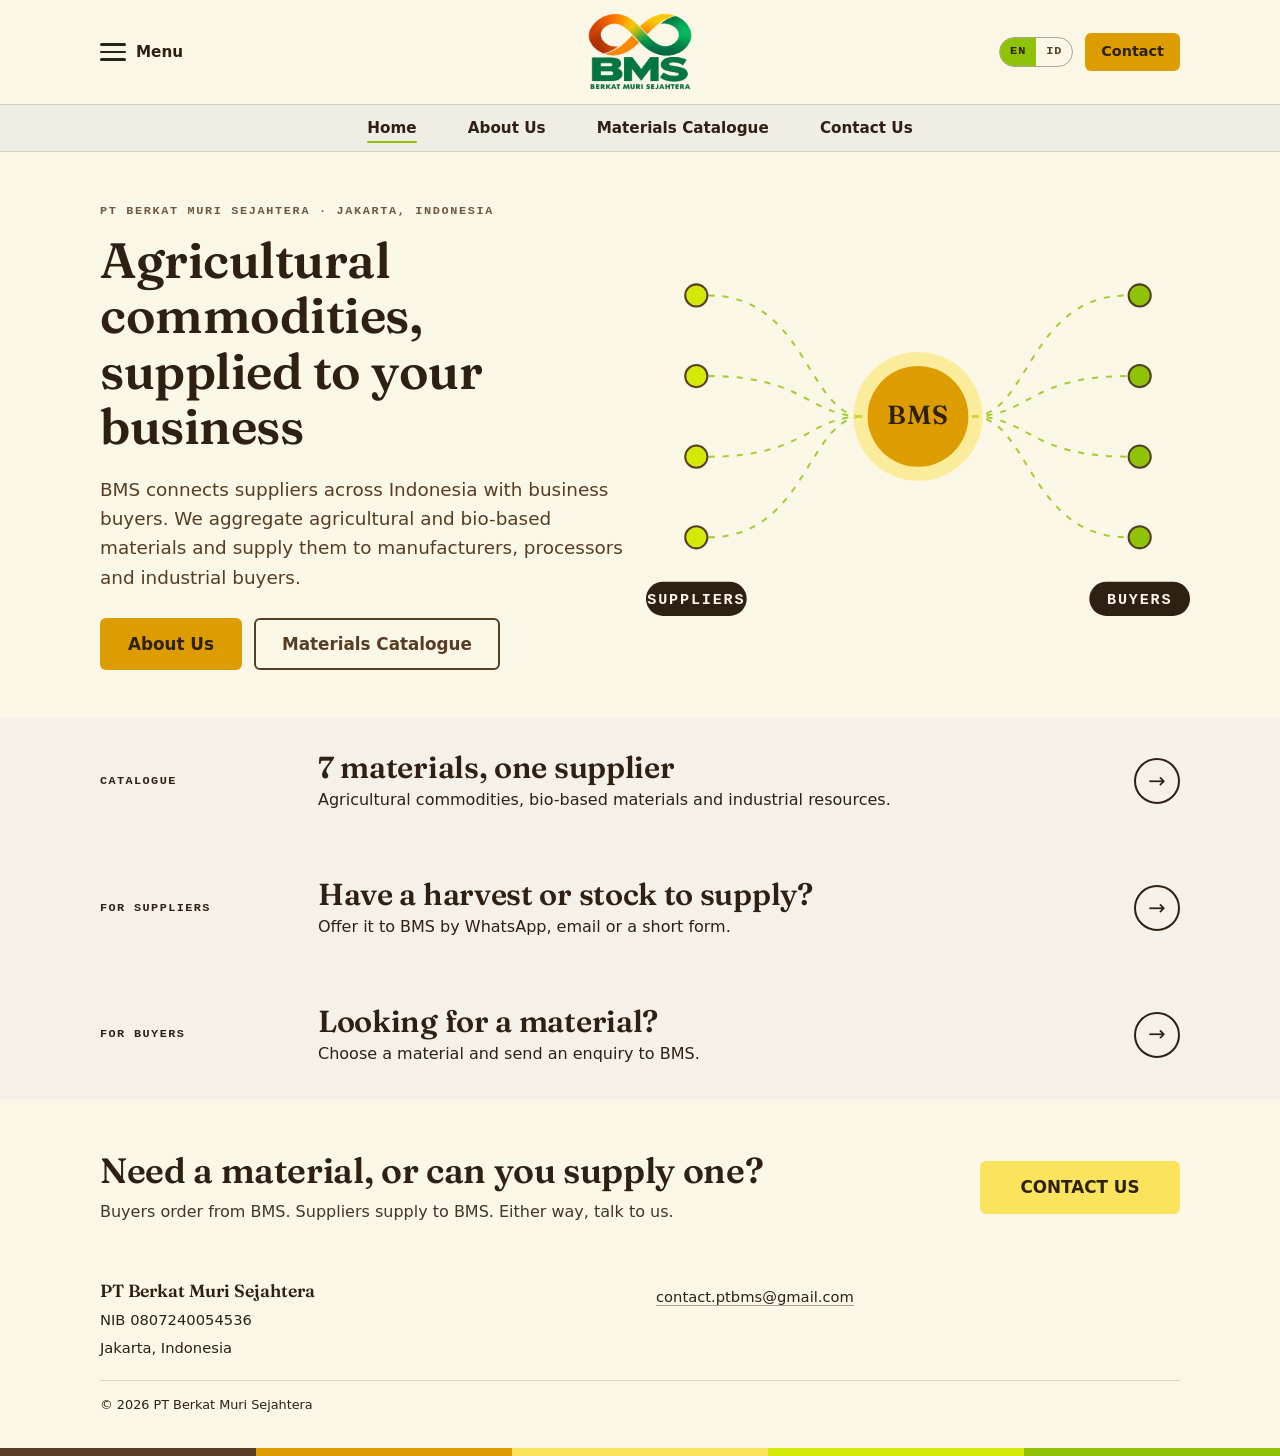
<file: index.html>
<!doctype html>
<html lang="en" class="no-js">
<head>
  <meta charset="utf-8">
  <meta name="viewport" content="width=device-width, initial-scale=1">
  <title>PT Berkat Muri Sejahtera (BMS) | Agricultural Commodities, Supplied to Your Business</title>
  <meta name="description" content="Jakarta-based Indonesian trading company. We aggregate agricultural commodities, bio-based and industrial materials from suppliers and sell them to business buyers.">
  <meta name="theme-color" content="#90C207">
  <link rel="alternate" hreflang="en" href="index.html">
  <link rel="alternate" hreflang="id" href="id/index.html">
  <meta property="og:type" content="website">
  <meta property="og:site_name" content="PT Berkat Muri Sejahtera">
  <meta property="og:title" content="PT Berkat Muri Sejahtera (BMS) | Agricultural Commodities, Supplied to Your Business">
  <meta property="og:description" content="Jakarta-based Indonesian trading company. We aggregate agricultural commodities, bio-based and industrial materials from suppliers and sell them to business buyers.">
  <meta property="og:locale" content="en_US">
  <link rel="icon" href="assets/img/favicon.svg" type="image/svg+xml">
  <link rel="preload" href="assets/fonts/fraunces-600.woff2" as="font" type="font/woff2" crossorigin>
  <link rel="stylesheet" href="assets/css/main.css?v=6c4453d9">
  <script>document.documentElement.className='js'</script>
<script type="application/ld+json">{"@context":"https://schema.org","@type":"Organization","name":"PT Berkat Muri Sejahtera","alternateName":"BMS","foundingDate":"2025","address":{"@type":"PostalAddress","addressLocality":"Jakarta","addressCountry":"ID"},"identifier":"NIB 0807240054536"}</script>
</head>
<body>
  <a class="skip" href="#main">Skip to content</a>

  <header class="hdr">
    <div class="wrap bar">
      <button class="menu-btn" type="button" aria-expanded="false" aria-controls="menu">
        <span class="bars" aria-hidden="true"><i></i><i></i><i></i></span>
        <span>Menu</span>
      </button>
      <a class="brand" href="index.html" aria-label="PT Berkat Muri Sejahtera">
        <img src="assets/img/LogoBMS.png?v=c03d8e00" alt="BMS" width="119" height="84">
      </a>
      <div class="hdr-r">
        <div class="lang" role="group" aria-label="Language">
          <a href="index.html" hreflang="en" lang="en" aria-current="true">EN</a>
          <a href="id/index.html" hreflang="id" lang="id">ID</a>
        </div>
        <a class="btn btn-gold btn-sm hdr-cta" href="contact.html">Contact</a>
      </div>
    </div>
    <nav class="subnav" aria-label="Primary">
      <ul class="wrap">
        <li><a href="index.html" aria-current="page">Home</a></li>
        <li><a href="about.html">About Us</a></li>
        <li><a href="catalogue.html">Materials Catalogue</a></li>
        <li><a href="contact.html">Contact Us</a></li>
      </ul>
    </nav>

    <div class="scrim" data-menu-close></div>
    <div class="menu" id="menu" role="dialog" aria-modal="true" aria-label="Menu">
      <div class="menu-top">
        <button class="menu-btn menu-close" type="button" data-menu-close>
          <span class="x" aria-hidden="true"></span>
          <span>Close</span>
        </button>
      </div>
      <nav aria-label="Primary">
        <ul class="menu-links">
          <li><a href="index.html" aria-current="page">Home</a></li>
          <li><a href="about.html">About Us</a></li>
          <li><a href="catalogue.html">Materials Catalogue</a></li>
          <li><a href="contact.html">Contact Us</a></li>
        </ul>
      </nav>
      <div class="menu-foot">
        <a class="btn btn-gold" href="https://wa.me/6281289090842" target="_blank" rel="noopener">Chat on WhatsApp</a>
      </div>
    </div>
  </header>

  <main id="main">
<section class="hero" aria-labelledby="h1">
  <div class="wrap hero-grid">
    <div>
      <p class="eyebrow">PT Berkat Muri Sejahtera &middot; Jakarta, Indonesia</p>
      <h1 id="h1">Agricultural commodities, supplied to your business</h1>
      <p class="lead">BMS connects suppliers across Indonesia with business buyers. We aggregate agricultural and bio-based materials and supply them to manufacturers, processors and industrial buyers.</p>
      <div class="actions">
        <a class="btn btn-gold btn-lg" href="about.html">About Us</a>
        <a class="btn btn-line btn-lg" href="catalogue.html">Materials Catalogue</a>
      </div>
    </div>
    <svg class="net" viewBox="0 0 520 400" role="img" aria-label="Suppliers to BMS to buyers">
      <g><path class="ln" d="M52 60 C150 60 150 180 206 180"/><path class="ln" d="M314 180 C370 180 370 60 468 60"/><path class="ln" d="M52 140 C150 140 150 180 206 180"/><path class="ln" d="M314 180 C370 180 370 140 468 140"/><path class="ln" d="M52 220 C150 220 150 180 206 180"/><path class="ln" d="M314 180 C370 180 370 220 468 220"/><path class="ln" d="M52 300 C150 300 150 180 206 180"/><path class="ln" d="M314 180 C370 180 370 300 468 300"/></g>
      <circle class="src" cx="40" cy="60" r="11"/><circle class="src" cx="40" cy="140" r="11"/><circle class="src" cx="40" cy="220" r="11"/><circle class="src" cx="40" cy="300" r="11"/><circle class="dst" cx="480" cy="60" r="11"/><circle class="dst" cx="480" cy="140" r="11"/><circle class="dst" cx="480" cy="220" r="11"/><circle class="dst" cx="480" cy="300" r="11"/>
      <circle class="halo" cx="260" cy="180" r="64"/>
      <circle class="core" cx="260" cy="180" r="50"/>
      <text class="core-t" x="260" y="188" text-anchor="middle">BMS</text>
      <rect class="pill" x="-10" y="344" width="100" height="34" rx="17"/>
      <text class="lbl" x="40" y="366" text-anchor="middle">Suppliers</text>
      <rect class="pill" x="430" y="344" width="100" height="34" rx="17"/>
      <text class="lbl" x="480" y="366" text-anchor="middle">Buyers</text>
    </svg>
  </div>
</section>

<div class="ribbons">
  <a class="ribbon r-maize" href="catalogue.html">
  <div class="wrap ribbon-in">
    <span class="ribbon-tag">Catalogue</span>
    <div><h2>7 materials, one supplier</h2><p>Agricultural commodities, bio-based materials and industrial resources.</p></div>
    <span class="ribbon-go" aria-hidden="true">&rarr;</span>
  </div>
</a>

  <a class="ribbon r-gold" href="contact.html">
  <div class="wrap ribbon-in">
    <span class="ribbon-tag">For suppliers</span>
    <div><h2>Have a harvest or stock to supply?</h2><p>Offer it to BMS by WhatsApp, email or a short form.</p></div>
    <span class="ribbon-go" aria-hidden="true">&rarr;</span>
  </div>
</a>

  <a class="ribbon r-moss" href="contact.html">
  <div class="wrap ribbon-in">
    <span class="ribbon-tag">For buyers</span>
    <div><h2>Looking for a material?</h2><p>Choose a material and send an enquiry to BMS.</p></div>
    <span class="ribbon-go" aria-hidden="true">&rarr;</span>
  </div>
</a>

</div>

<section class="cta on-dark" aria-labelledby="cta-h">
  <div class="wrap cta-in">
    <div>
      <h2 id="cta-h">Need a material, or can you supply one?</h2>
      <p>Buyers order from BMS. Suppliers supply to BMS. Either way, talk to us.</p>
    </div>
    <a class="btn btn-maize btn-lg" href="contact.html">CONTACT US</a>

  </div>
</section>

  </main>

  <footer class="ftr">
    <div class="wrap ftr-grid">
      <div>
        <strong class="ftr-name">PT Berkat Muri Sejahtera</strong>
        <p>NIB 0807240054536</p>
        <p>Jakarta, Indonesia</p>
      </div>
      <ul class="ftr-contacts">
<li><a href="mailto:contact.ptbms@gmail.com">contact.ptbms@gmail.com</a></li>      </ul>
      <p class="ftr-copy">&copy; 2026 PT Berkat Muri Sejahtera</p>
    </div>
    <div class="stripe" aria-hidden="true"><i></i><i></i><i></i><i></i><i></i></div>
  </footer>

  <script src="assets/js/main.js?v=9d977756" defer></script>
</body>
</html>
</file>
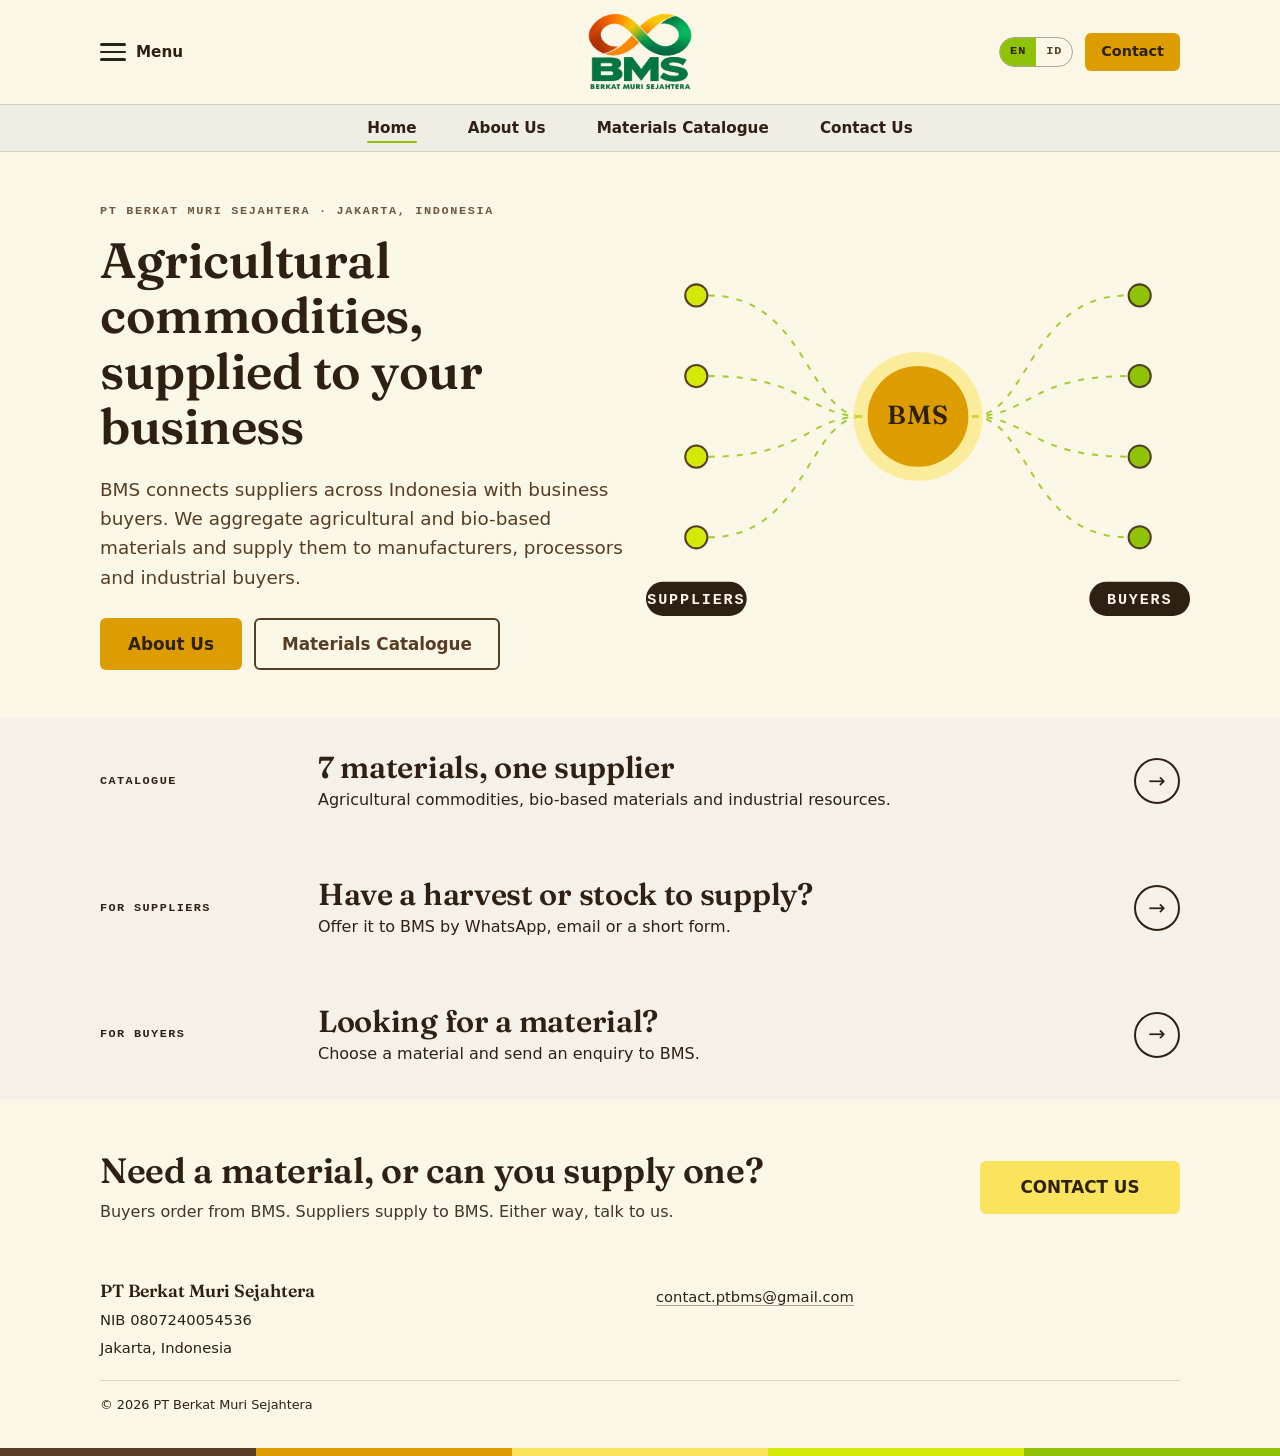
<file: dist/index.html>
<!doctype html>
<html lang="en" class="no-js">
<head>
  <meta charset="utf-8">
  <meta name="viewport" content="width=device-width, initial-scale=1">
  <title>PT Berkat Muri Sejahtera (BMS) | Agricultural Commodities, Supplied to Your Business</title>
  <meta name="description" content="Jakarta-based Indonesian trading company. We aggregate agricultural commodities, bio-based and industrial materials from suppliers and sell them to business buyers.">
  <meta name="theme-color" content="#90C207">
  <link rel="alternate" hreflang="en" href="index.html">
  <link rel="alternate" hreflang="id" href="id/index.html">
  <meta property="og:type" content="website">
  <meta property="og:site_name" content="PT Berkat Muri Sejahtera">
  <meta property="og:title" content="PT Berkat Muri Sejahtera (BMS) | Agricultural Commodities, Supplied to Your Business">
  <meta property="og:description" content="Jakarta-based Indonesian trading company. We aggregate agricultural commodities, bio-based and industrial materials from suppliers and sell them to business buyers.">
  <meta property="og:locale" content="en_US">
  <link rel="icon" href="assets/img/favicon.svg" type="image/svg+xml">
  <link rel="preload" href="assets/fonts/fraunces-600.woff2" as="font" type="font/woff2" crossorigin>
  <link rel="stylesheet" href="assets/css/main.css?v=6c4453d9">
  <script>document.documentElement.className='js'</script>
<script type="application/ld+json">{"@context":"https://schema.org","@type":"Organization","name":"PT Berkat Muri Sejahtera","alternateName":"BMS","foundingDate":"2025","address":{"@type":"PostalAddress","addressLocality":"Jakarta","addressCountry":"ID"},"identifier":"NIB 0807240054536"}</script>
</head>
<body>
  <a class="skip" href="#main">Skip to content</a>

  <header class="hdr">
    <div class="wrap bar">
      <button class="menu-btn" type="button" aria-expanded="false" aria-controls="menu">
        <span class="bars" aria-hidden="true"><i></i><i></i><i></i></span>
        <span>Menu</span>
      </button>
      <a class="brand" href="index.html" aria-label="PT Berkat Muri Sejahtera">
        <img src="assets/img/LogoBMS.png?v=c03d8e00" alt="BMS" width="119" height="84">
      </a>
      <div class="hdr-r">
        <div class="lang" role="group" aria-label="Language">
          <a href="index.html" hreflang="en" lang="en" aria-current="true">EN</a>
          <a href="id/index.html" hreflang="id" lang="id">ID</a>
        </div>
        <a class="btn btn-gold btn-sm hdr-cta" href="contact.html">Contact</a>
      </div>
    </div>
    <nav class="subnav" aria-label="Primary">
      <ul class="wrap">
        <li><a href="index.html" aria-current="page">Home</a></li>
        <li><a href="about.html">About Us</a></li>
        <li><a href="catalogue.html">Materials Catalogue</a></li>
        <li><a href="contact.html">Contact Us</a></li>
      </ul>
    </nav>

    <div class="scrim" data-menu-close></div>
    <div class="menu" id="menu" role="dialog" aria-modal="true" aria-label="Menu">
      <div class="menu-top">
        <button class="menu-btn menu-close" type="button" data-menu-close>
          <span class="x" aria-hidden="true"></span>
          <span>Close</span>
        </button>
      </div>
      <nav aria-label="Primary">
        <ul class="menu-links">
          <li><a href="index.html" aria-current="page">Home</a></li>
          <li><a href="about.html">About Us</a></li>
          <li><a href="catalogue.html">Materials Catalogue</a></li>
          <li><a href="contact.html">Contact Us</a></li>
        </ul>
      </nav>
      <div class="menu-foot">
        <a class="btn btn-gold" href="https://wa.me/6281289090842" target="_blank" rel="noopener">Chat on WhatsApp</a>
      </div>
    </div>
  </header>

  <main id="main">
<section class="hero" aria-labelledby="h1">
  <div class="wrap hero-grid">
    <div>
      <p class="eyebrow">PT Berkat Muri Sejahtera &middot; Jakarta, Indonesia</p>
      <h1 id="h1">Agricultural commodities, supplied to your business</h1>
      <p class="lead">BMS connects suppliers across Indonesia with business buyers. We aggregate agricultural and bio-based materials and supply them to manufacturers, processors and industrial buyers.</p>
      <div class="actions">
        <a class="btn btn-gold btn-lg" href="about.html">About Us</a>
        <a class="btn btn-line btn-lg" href="catalogue.html">Materials Catalogue</a>
      </div>
    </div>
    <svg class="net" viewBox="0 0 520 400" role="img" aria-label="Suppliers to BMS to buyers">
      <g><path class="ln" d="M52 60 C150 60 150 180 206 180"/><path class="ln" d="M314 180 C370 180 370 60 468 60"/><path class="ln" d="M52 140 C150 140 150 180 206 180"/><path class="ln" d="M314 180 C370 180 370 140 468 140"/><path class="ln" d="M52 220 C150 220 150 180 206 180"/><path class="ln" d="M314 180 C370 180 370 220 468 220"/><path class="ln" d="M52 300 C150 300 150 180 206 180"/><path class="ln" d="M314 180 C370 180 370 300 468 300"/></g>
      <circle class="src" cx="40" cy="60" r="11"/><circle class="src" cx="40" cy="140" r="11"/><circle class="src" cx="40" cy="220" r="11"/><circle class="src" cx="40" cy="300" r="11"/><circle class="dst" cx="480" cy="60" r="11"/><circle class="dst" cx="480" cy="140" r="11"/><circle class="dst" cx="480" cy="220" r="11"/><circle class="dst" cx="480" cy="300" r="11"/>
      <circle class="halo" cx="260" cy="180" r="64"/>
      <circle class="core" cx="260" cy="180" r="50"/>
      <text class="core-t" x="260" y="188" text-anchor="middle">BMS</text>
      <rect class="pill" x="-10" y="344" width="100" height="34" rx="17"/>
      <text class="lbl" x="40" y="366" text-anchor="middle">Suppliers</text>
      <rect class="pill" x="430" y="344" width="100" height="34" rx="17"/>
      <text class="lbl" x="480" y="366" text-anchor="middle">Buyers</text>
    </svg>
  </div>
</section>

<div class="ribbons">
  <a class="ribbon r-maize" href="catalogue.html">
  <div class="wrap ribbon-in">
    <span class="ribbon-tag">Catalogue</span>
    <div><h2>7 materials, one supplier</h2><p>Agricultural commodities, bio-based materials and industrial resources.</p></div>
    <span class="ribbon-go" aria-hidden="true">&rarr;</span>
  </div>
</a>

  <a class="ribbon r-gold" href="become-a-supplier.html">
  <div class="wrap ribbon-in">
    <span class="ribbon-tag">For suppliers</span>
    <div><h2>Have a harvest or stock to supply?</h2><p>Offer it to BMS by WhatsApp, email or a short form.</p></div>
    <span class="ribbon-go" aria-hidden="true">&rarr;</span>
  </div>
</a>

  <a class="ribbon r-moss" href="for-buyers.html">
  <div class="wrap ribbon-in">
    <span class="ribbon-tag">For buyers</span>
    <div><h2>Looking for a material?</h2><p>Choose a material and send an enquiry to BMS.</p></div>
    <span class="ribbon-go" aria-hidden="true">&rarr;</span>
  </div>
</a>

</div>

<section class="cta on-dark" aria-labelledby="cta-h">
  <div class="wrap cta-in">
    <div>
      <h2 id="cta-h">Need a material, or can you supply one?</h2>
      <p>Buyers order from BMS. Suppliers supply to BMS. Either way, talk to us.</p>
    </div>
    <a class="btn btn-maize btn-lg" href="contact.html">CONTACT US</a>

  </div>
</section>

  </main>

  <footer class="ftr">
    <div class="wrap ftr-grid">
      <div>
        <strong class="ftr-name">PT Berkat Muri Sejahtera</strong>
        <p>NIB 0807240054536</p>
        <p>Jakarta, Indonesia</p>
      </div>
      <ul class="ftr-contacts">
<li><a href="mailto:contact.ptbms@gmail.com">contact.ptbms@gmail.com</a></li>      </ul>
      <p class="ftr-copy">&copy; 2026 PT Berkat Muri Sejahtera</p>
    </div>
    <div class="stripe" aria-hidden="true"><i></i><i></i><i></i><i></i><i></i></div>
  </footer>

  <script src="assets/js/main.js?v=9d977756" defer></script>
</body>
</html>
</file>
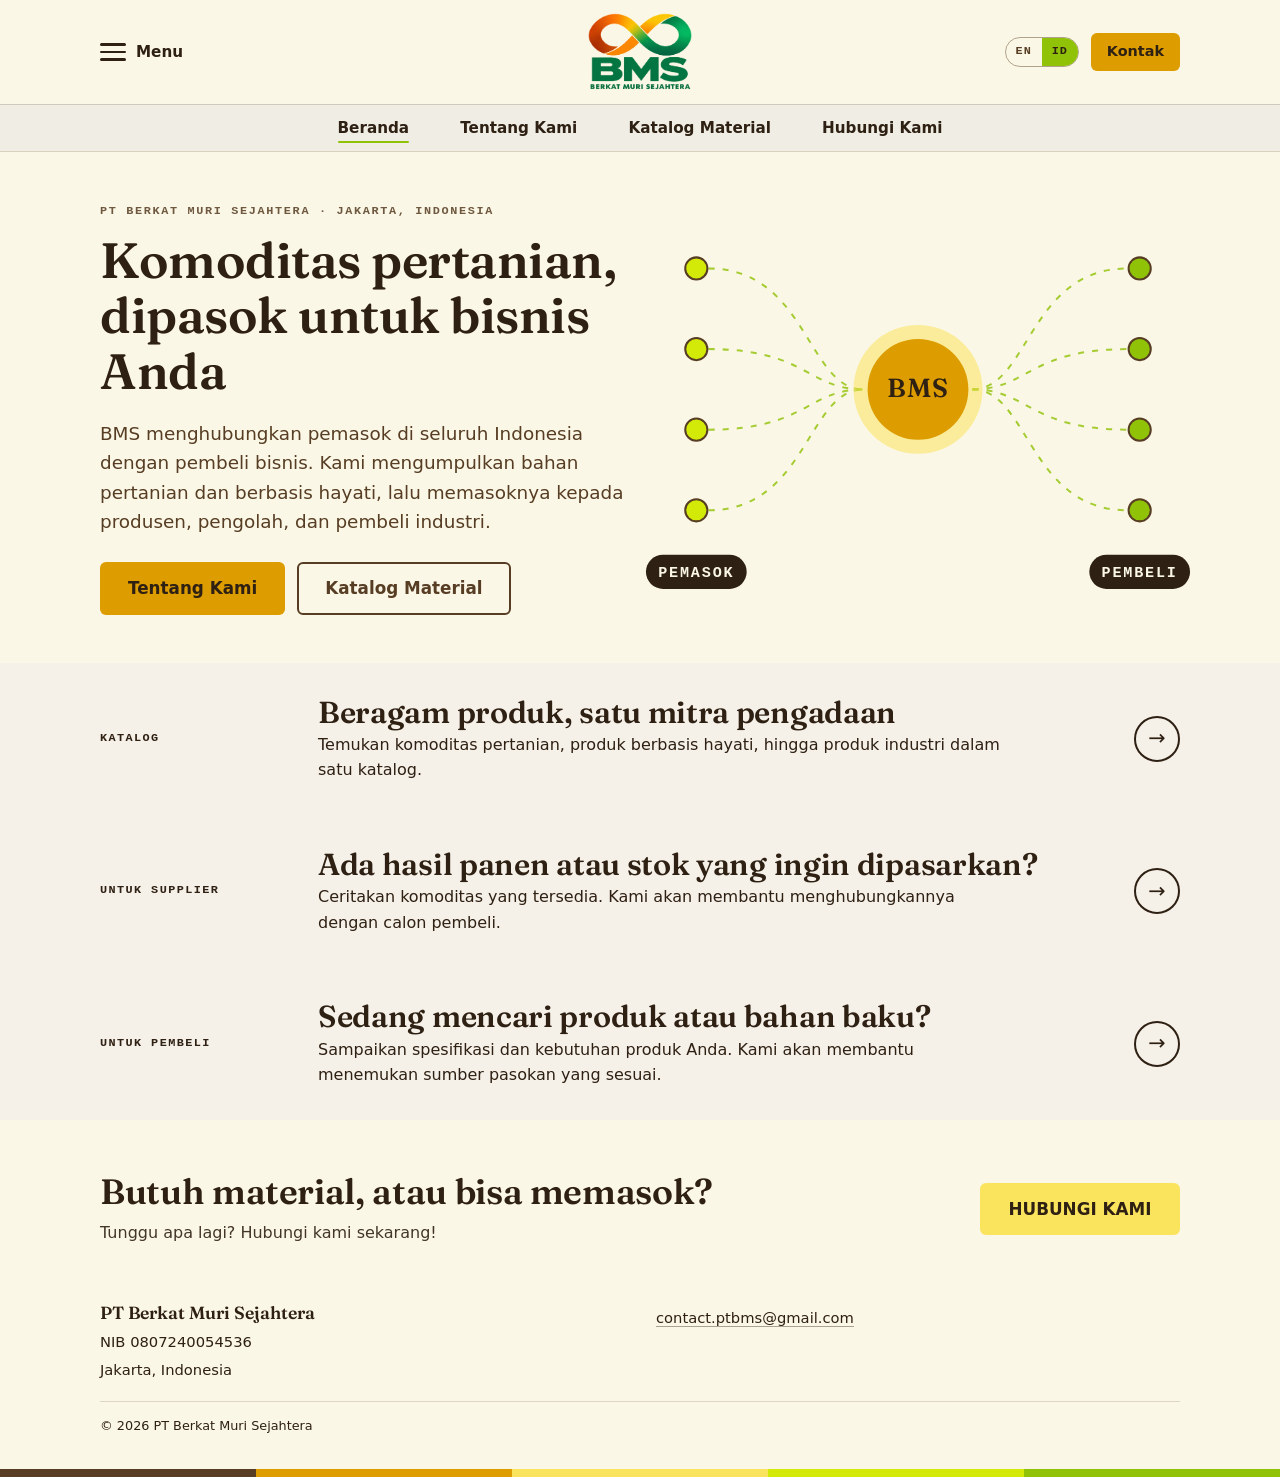
<file: id/index.html>
<!doctype html>
<html lang="id" class="no-js">
<head>
  <meta charset="utf-8">
  <meta name="viewport" content="width=device-width, initial-scale=1">
  <title>PT Berkat Muri Sejahtera (BMS) | Komoditas Pertanian, Dipasok untuk Bisnis Anda</title>
  <meta name="description" content="Perusahaan perdagangan Indonesia berbasis Jakarta. Kami mengumpulkan komoditas pertanian, bahan berbasis hayati, dan material industri dari pemasok dan menjualnya kepada pembeli bisnis.">
  <meta name="theme-color" content="#90C207">
  <link rel="alternate" hreflang="en" href="../index.html">
  <link rel="alternate" hreflang="id" href="index.html">
  <meta property="og:type" content="website">
  <meta property="og:site_name" content="PT Berkat Muri Sejahtera">
  <meta property="og:title" content="PT Berkat Muri Sejahtera (BMS) | Komoditas Pertanian, Dipasok untuk Bisnis Anda">
  <meta property="og:description" content="Perusahaan perdagangan Indonesia berbasis Jakarta. Kami mengumpulkan komoditas pertanian, bahan berbasis hayati, dan material industri dari pemasok dan menjualnya kepada pembeli bisnis.">
  <meta property="og:locale" content="id_ID">
  <link rel="icon" href="../assets/img/favicon.svg" type="image/svg+xml">
  <link rel="preload" href="../assets/fonts/fraunces-600.woff2" as="font" type="font/woff2" crossorigin>
  <link rel="stylesheet" href="../assets/css/main.css?v=6c4453d9">
  <script>document.documentElement.className='js'</script>
<script type="application/ld+json">{"@context":"https://schema.org","@type":"Organization","name":"PT Berkat Muri Sejahtera","alternateName":"BMS","foundingDate":"2025","address":{"@type":"PostalAddress","addressLocality":"Jakarta","addressCountry":"ID"},"identifier":"NIB 0807240054536"}</script>
</head>
<body>
  <a class="skip" href="#main">Langsung ke konten</a>

  <header class="hdr">
    <div class="wrap bar">
      <button class="menu-btn" type="button" aria-expanded="false" aria-controls="menu">
        <span class="bars" aria-hidden="true"><i></i><i></i><i></i></span>
        <span>Menu</span>
      </button>
      <a class="brand" href="index.html" aria-label="PT Berkat Muri Sejahtera">
        <img src="../assets/img/LogoBMS.png?v=c03d8e00" alt="BMS" width="119" height="84">
      </a>
      <div class="hdr-r">
        <div class="lang" role="group" aria-label="Bahasa">
          <a href="../index.html" hreflang="en" lang="en">EN</a>
          <a href="index.html" hreflang="id" lang="id" aria-current="true">ID</a>
        </div>
        <a class="btn btn-gold btn-sm hdr-cta" href="kontak.html">Kontak</a>
      </div>
    </div>
    <nav class="subnav" aria-label="Utama">
      <ul class="wrap">
        <li><a href="index.html" aria-current="page">Beranda</a></li>
        <li><a href="tentang.html">Tentang Kami</a></li>
        <li><a href="katalog.html">Katalog Material</a></li>
        <li><a href="kontak.html">Hubungi Kami</a></li>
      </ul>
    </nav>

    <div class="scrim" data-menu-close></div>
    <div class="menu" id="menu" role="dialog" aria-modal="true" aria-label="Menu">
      <div class="menu-top">
        <button class="menu-btn menu-close" type="button" data-menu-close>
          <span class="x" aria-hidden="true"></span>
          <span>Tutup</span>
        </button>
      </div>
      <nav aria-label="Utama">
        <ul class="menu-links">
          <li><a href="index.html" aria-current="page">Beranda</a></li>
          <li><a href="tentang.html">Tentang Kami</a></li>
          <li><a href="katalog.html">Katalog Material</a></li>
          <li><a href="kontak.html">Hubungi Kami</a></li>
        </ul>
      </nav>
      <div class="menu-foot">
        <a class="btn btn-gold" href="https://wa.me/6281289090842" target="_blank" rel="noopener">Chat via WhatsApp</a>
      </div>
    </div>
  </header>

  <main id="main">
<section class="hero" aria-labelledby="h1">
  <div class="wrap hero-grid">
    <div>
      <p class="eyebrow">PT Berkat Muri Sejahtera &middot; Jakarta, Indonesia</p>
      <h1 id="h1">Komoditas pertanian, dipasok untuk bisnis Anda</h1>
      <p class="lead">BMS menghubungkan pemasok di seluruh Indonesia dengan pembeli bisnis. Kami mengumpulkan bahan pertanian dan berbasis hayati, lalu memasoknya kepada produsen, pengolah, dan pembeli industri.</p>
      <div class="actions">
        <a class="btn btn-gold btn-lg" href="tentang.html">Tentang Kami</a>
        <a class="btn btn-line btn-lg" href="katalog.html">Katalog Material</a>
      </div>
    </div>
    <svg class="net" viewBox="0 0 520 400" role="img" aria-label="Pemasok ke BMS ke pembeli">
      <g><path class="ln" d="M52 60 C150 60 150 180 206 180"/><path class="ln" d="M314 180 C370 180 370 60 468 60"/><path class="ln" d="M52 140 C150 140 150 180 206 180"/><path class="ln" d="M314 180 C370 180 370 140 468 140"/><path class="ln" d="M52 220 C150 220 150 180 206 180"/><path class="ln" d="M314 180 C370 180 370 220 468 220"/><path class="ln" d="M52 300 C150 300 150 180 206 180"/><path class="ln" d="M314 180 C370 180 370 300 468 300"/></g>
      <circle class="src" cx="40" cy="60" r="11"/><circle class="src" cx="40" cy="140" r="11"/><circle class="src" cx="40" cy="220" r="11"/><circle class="src" cx="40" cy="300" r="11"/><circle class="dst" cx="480" cy="60" r="11"/><circle class="dst" cx="480" cy="140" r="11"/><circle class="dst" cx="480" cy="220" r="11"/><circle class="dst" cx="480" cy="300" r="11"/>
      <circle class="halo" cx="260" cy="180" r="64"/>
      <circle class="core" cx="260" cy="180" r="50"/>
      <text class="core-t" x="260" y="188" text-anchor="middle">BMS</text>
      <rect class="pill" x="-10" y="344" width="100" height="34" rx="17"/>
      <text class="lbl" x="40" y="366" text-anchor="middle">Pemasok</text>
      <rect class="pill" x="430" y="344" width="100" height="34" rx="17"/>
      <text class="lbl" x="480" y="366" text-anchor="middle">Pembeli</text>
    </svg>
  </div>
</section>

<div class="ribbons">
  <a class="ribbon r-maize" href="katalog.html">
  <div class="wrap ribbon-in">
    <span class="ribbon-tag">Katalog</span>
    <div><h2>Beragam produk, satu mitra pengadaan</h2><p>Temukan komoditas pertanian, produk berbasis hayati, hingga produk industri dalam satu katalog.</p></div>
    <span class="ribbon-go" aria-hidden="true">&rarr;</span>
  </div>
</a>


  <a class="ribbon r-gold" href="kontak.html?intent=have">
  <div class="wrap ribbon-in">
    <span class="ribbon-tag">Untuk supplier</span>
    <div><h2>Ada hasil panen atau stok yang ingin dipasarkan?</h2><p>Ceritakan komoditas yang tersedia. Kami akan membantu menghubungkannya dengan calon pembeli.</p></div>
    <span class="ribbon-go" aria-hidden="true">&rarr;</span>
  </div>
</a>


  <a class="ribbon r-moss" href="kontak.html?intent=need">
  <div class="wrap ribbon-in">
    <span class="ribbon-tag">Untuk pembeli</span>
    <div><h2>Sedang mencari produk atau bahan baku?</h2><p>Sampaikan spesifikasi dan kebutuhan produk Anda. Kami akan membantu menemukan sumber pasokan yang sesuai.</p></div>
    <span class="ribbon-go" aria-hidden="true">&rarr;</span>
  </div>
</a>

</div>

<section class="cta on-dark" aria-labelledby="cta-h">
  <div class="wrap cta-in">
    <div>
      <h2 id="cta-h">Butuh material, atau bisa memasok?</h2>
      <p>Tunggu apa lagi? Hubungi kami sekarang!</p>
    </div>
    <a class="btn btn-maize btn-lg" href="kontak.html">HUBUNGI KAMI</a>

  </div>
</section>

  </main>

  <footer class="ftr">
    <div class="wrap ftr-grid">
      <div>
        <strong class="ftr-name">PT Berkat Muri Sejahtera</strong>
        <p>NIB 0807240054536</p>
        <p>Jakarta, Indonesia</p>
      </div>
      <ul class="ftr-contacts">
<li><a href="mailto:contact.ptbms@gmail.com">contact.ptbms@gmail.com</a></li>      </ul>
      <p class="ftr-copy">&copy; 2026 PT Berkat Muri Sejahtera</p>
    </div>
    <div class="stripe" aria-hidden="true"><i></i><i></i><i></i><i></i><i></i></div>
  </footer>

  <script src="../assets/js/main.js?v=9d977756" defer></script>
</body>
</html>
</file>
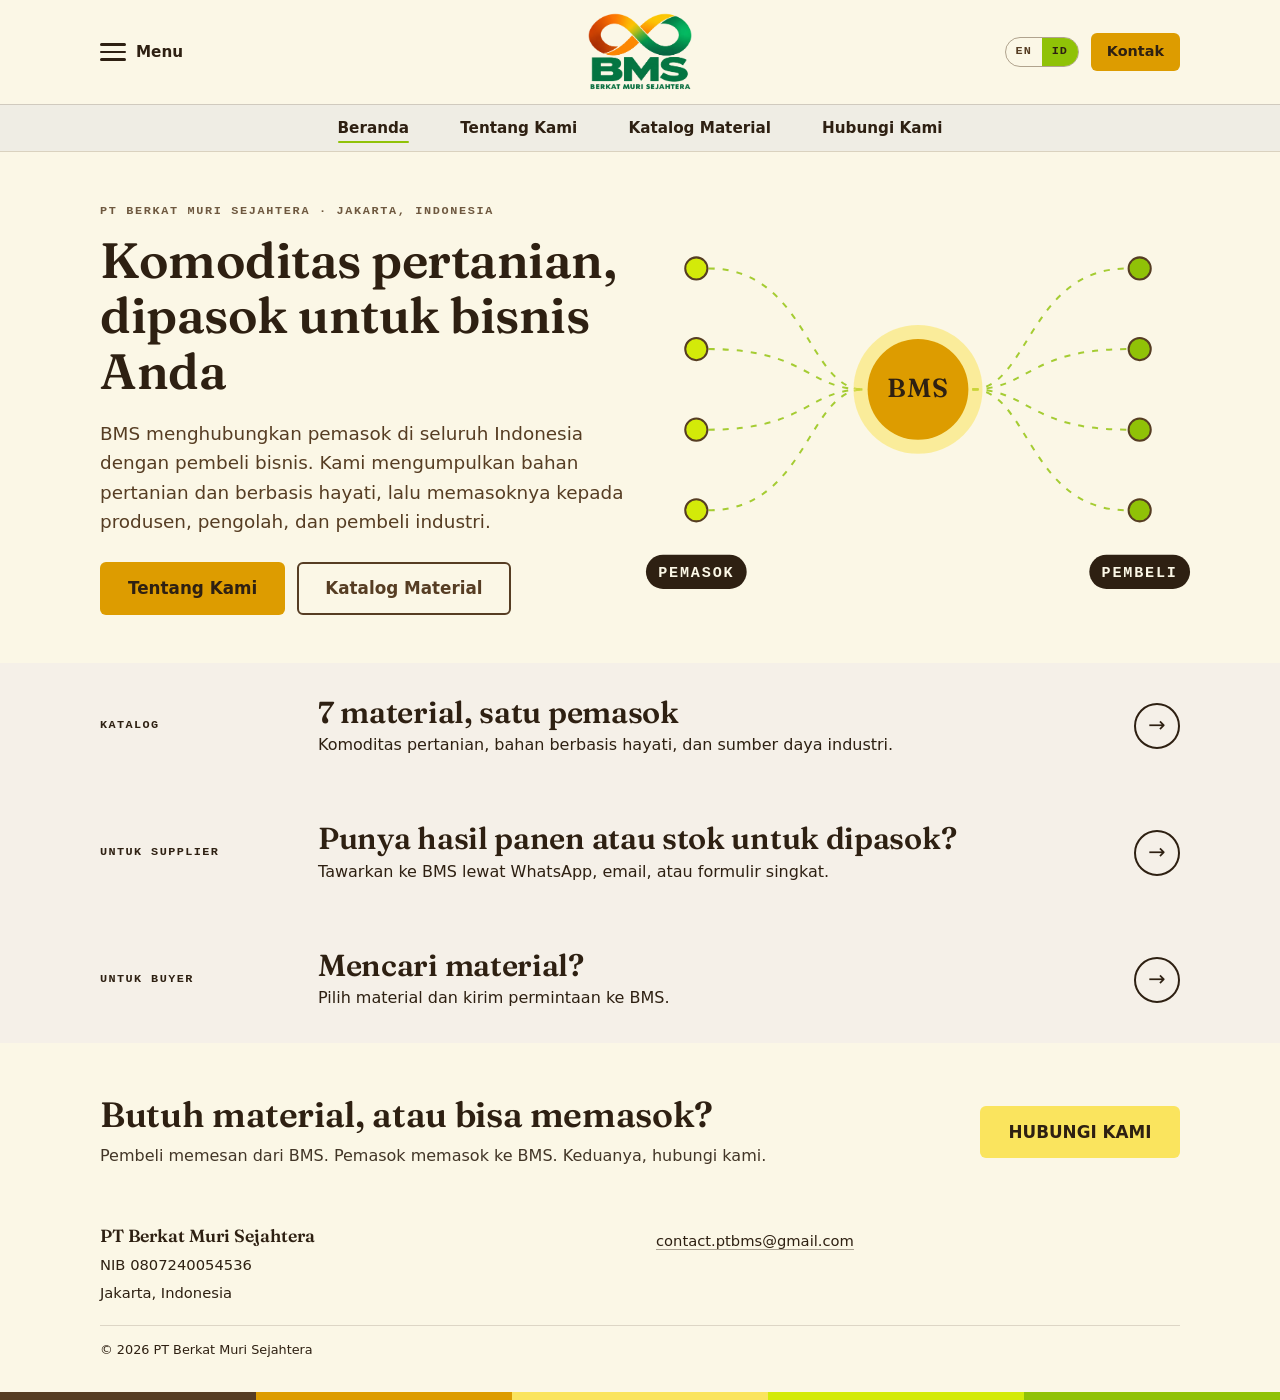
<file: dist/id/index.html>
<!doctype html>
<html lang="id" class="no-js">
<head>
  <meta charset="utf-8">
  <meta name="viewport" content="width=device-width, initial-scale=1">
  <title>PT Berkat Muri Sejahtera (BMS) | Komoditas Pertanian, Dipasok untuk Bisnis Anda</title>
  <meta name="description" content="Perusahaan perdagangan Indonesia berbasis Jakarta. Kami mengumpulkan komoditas pertanian, bahan berbasis hayati, dan material industri dari pemasok dan menjualnya kepada pembeli bisnis.">
  <meta name="theme-color" content="#90C207">
  <link rel="alternate" hreflang="en" href="../index.html">
  <link rel="alternate" hreflang="id" href="index.html">
  <meta property="og:type" content="website">
  <meta property="og:site_name" content="PT Berkat Muri Sejahtera">
  <meta property="og:title" content="PT Berkat Muri Sejahtera (BMS) | Komoditas Pertanian, Dipasok untuk Bisnis Anda">
  <meta property="og:description" content="Perusahaan perdagangan Indonesia berbasis Jakarta. Kami mengumpulkan komoditas pertanian, bahan berbasis hayati, dan material industri dari pemasok dan menjualnya kepada pembeli bisnis.">
  <meta property="og:locale" content="id_ID">
  <link rel="icon" href="../assets/img/favicon.svg" type="image/svg+xml">
  <link rel="preload" href="../assets/fonts/fraunces-600.woff2" as="font" type="font/woff2" crossorigin>
  <link rel="stylesheet" href="../assets/css/main.css?v=6c4453d9">
  <script>document.documentElement.className='js'</script>
<script type="application/ld+json">{"@context":"https://schema.org","@type":"Organization","name":"PT Berkat Muri Sejahtera","alternateName":"BMS","foundingDate":"2025","address":{"@type":"PostalAddress","addressLocality":"Jakarta","addressCountry":"ID"},"identifier":"NIB 0807240054536"}</script>
</head>
<body>
  <a class="skip" href="#main">Langsung ke konten</a>

  <header class="hdr">
    <div class="wrap bar">
      <button class="menu-btn" type="button" aria-expanded="false" aria-controls="menu">
        <span class="bars" aria-hidden="true"><i></i><i></i><i></i></span>
        <span>Menu</span>
      </button>
      <a class="brand" href="index.html" aria-label="PT Berkat Muri Sejahtera">
        <img src="../assets/img/LogoBMS.png?v=c03d8e00" alt="BMS" width="119" height="84">
      </a>
      <div class="hdr-r">
        <div class="lang" role="group" aria-label="Bahasa">
          <a href="../index.html" hreflang="en" lang="en">EN</a>
          <a href="index.html" hreflang="id" lang="id" aria-current="true">ID</a>
        </div>
        <a class="btn btn-gold btn-sm hdr-cta" href="kontak.html">Kontak</a>
      </div>
    </div>
    <nav class="subnav" aria-label="Utama">
      <ul class="wrap">
        <li><a href="index.html" aria-current="page">Beranda</a></li>
        <li><a href="tentang.html">Tentang Kami</a></li>
        <li><a href="katalog.html">Katalog Material</a></li>
        <li><a href="kontak.html">Hubungi Kami</a></li>
      </ul>
    </nav>

    <div class="scrim" data-menu-close></div>
    <div class="menu" id="menu" role="dialog" aria-modal="true" aria-label="Menu">
      <div class="menu-top">
        <button class="menu-btn menu-close" type="button" data-menu-close>
          <span class="x" aria-hidden="true"></span>
          <span>Tutup</span>
        </button>
      </div>
      <nav aria-label="Utama">
        <ul class="menu-links">
          <li><a href="index.html" aria-current="page">Beranda</a></li>
          <li><a href="tentang.html">Tentang Kami</a></li>
          <li><a href="katalog.html">Katalog Material</a></li>
          <li><a href="kontak.html">Hubungi Kami</a></li>
        </ul>
      </nav>
      <div class="menu-foot">
        <a class="btn btn-gold" href="https://wa.me/6281289090842" target="_blank" rel="noopener">Chat via WhatsApp</a>
      </div>
    </div>
  </header>

  <main id="main">
<section class="hero" aria-labelledby="h1">
  <div class="wrap hero-grid">
    <div>
      <p class="eyebrow">PT Berkat Muri Sejahtera &middot; Jakarta, Indonesia</p>
      <h1 id="h1">Komoditas pertanian, dipasok untuk bisnis Anda</h1>
      <p class="lead">BMS menghubungkan pemasok di seluruh Indonesia dengan pembeli bisnis. Kami mengumpulkan bahan pertanian dan berbasis hayati, lalu memasoknya kepada produsen, pengolah, dan pembeli industri.</p>
      <div class="actions">
        <a class="btn btn-gold btn-lg" href="tentang.html">Tentang Kami</a>
        <a class="btn btn-line btn-lg" href="katalog.html">Katalog Material</a>
      </div>
    </div>
    <svg class="net" viewBox="0 0 520 400" role="img" aria-label="Pemasok ke BMS ke pembeli">
      <g><path class="ln" d="M52 60 C150 60 150 180 206 180"/><path class="ln" d="M314 180 C370 180 370 60 468 60"/><path class="ln" d="M52 140 C150 140 150 180 206 180"/><path class="ln" d="M314 180 C370 180 370 140 468 140"/><path class="ln" d="M52 220 C150 220 150 180 206 180"/><path class="ln" d="M314 180 C370 180 370 220 468 220"/><path class="ln" d="M52 300 C150 300 150 180 206 180"/><path class="ln" d="M314 180 C370 180 370 300 468 300"/></g>
      <circle class="src" cx="40" cy="60" r="11"/><circle class="src" cx="40" cy="140" r="11"/><circle class="src" cx="40" cy="220" r="11"/><circle class="src" cx="40" cy="300" r="11"/><circle class="dst" cx="480" cy="60" r="11"/><circle class="dst" cx="480" cy="140" r="11"/><circle class="dst" cx="480" cy="220" r="11"/><circle class="dst" cx="480" cy="300" r="11"/>
      <circle class="halo" cx="260" cy="180" r="64"/>
      <circle class="core" cx="260" cy="180" r="50"/>
      <text class="core-t" x="260" y="188" text-anchor="middle">BMS</text>
      <rect class="pill" x="-10" y="344" width="100" height="34" rx="17"/>
      <text class="lbl" x="40" y="366" text-anchor="middle">Pemasok</text>
      <rect class="pill" x="430" y="344" width="100" height="34" rx="17"/>
      <text class="lbl" x="480" y="366" text-anchor="middle">Pembeli</text>
    </svg>
  </div>
</section>

<div class="ribbons">
  <a class="ribbon r-maize" href="katalog.html">
  <div class="wrap ribbon-in">
    <span class="ribbon-tag">Katalog</span>
    <div><h2>7 material, satu pemasok</h2><p>Komoditas pertanian, bahan berbasis hayati, dan sumber daya industri.</p></div>
    <span class="ribbon-go" aria-hidden="true">&rarr;</span>
  </div>
</a>

  <a class="ribbon r-gold" href="jadi-supplier.html">
  <div class="wrap ribbon-in">
    <span class="ribbon-tag">Untuk supplier</span>
    <div><h2>Punya hasil panen atau stok untuk dipasok?</h2><p>Tawarkan ke BMS lewat WhatsApp, email, atau formulir singkat.</p></div>
    <span class="ribbon-go" aria-hidden="true">&rarr;</span>
  </div>
</a>

  <a class="ribbon r-moss" href="untuk-buyer.html">
  <div class="wrap ribbon-in">
    <span class="ribbon-tag">Untuk buyer</span>
    <div><h2>Mencari material?</h2><p>Pilih material dan kirim permintaan ke BMS.</p></div>
    <span class="ribbon-go" aria-hidden="true">&rarr;</span>
  </div>
</a>

</div>

<section class="cta on-dark" aria-labelledby="cta-h">
  <div class="wrap cta-in">
    <div>
      <h2 id="cta-h">Butuh material, atau bisa memasok?</h2>
      <p>Pembeli memesan dari BMS. Pemasok memasok ke BMS. Keduanya, hubungi kami.</p>
    </div>
    <a class="btn btn-maize btn-lg" href="kontak.html">HUBUNGI KAMI</a>

  </div>
</section>

  </main>

  <footer class="ftr">
    <div class="wrap ftr-grid">
      <div>
        <strong class="ftr-name">PT Berkat Muri Sejahtera</strong>
        <p>NIB 0807240054536</p>
        <p>Jakarta, Indonesia</p>
      </div>
      <ul class="ftr-contacts">
<li><a href="mailto:contact.ptbms@gmail.com">contact.ptbms@gmail.com</a></li>      </ul>
      <p class="ftr-copy">&copy; 2026 PT Berkat Muri Sejahtera</p>
    </div>
    <div class="stripe" aria-hidden="true"><i></i><i></i><i></i><i></i><i></i></div>
  </footer>

  <script src="../assets/js/main.js?v=9d977756" defer></script>
</body>
</html>
</file>
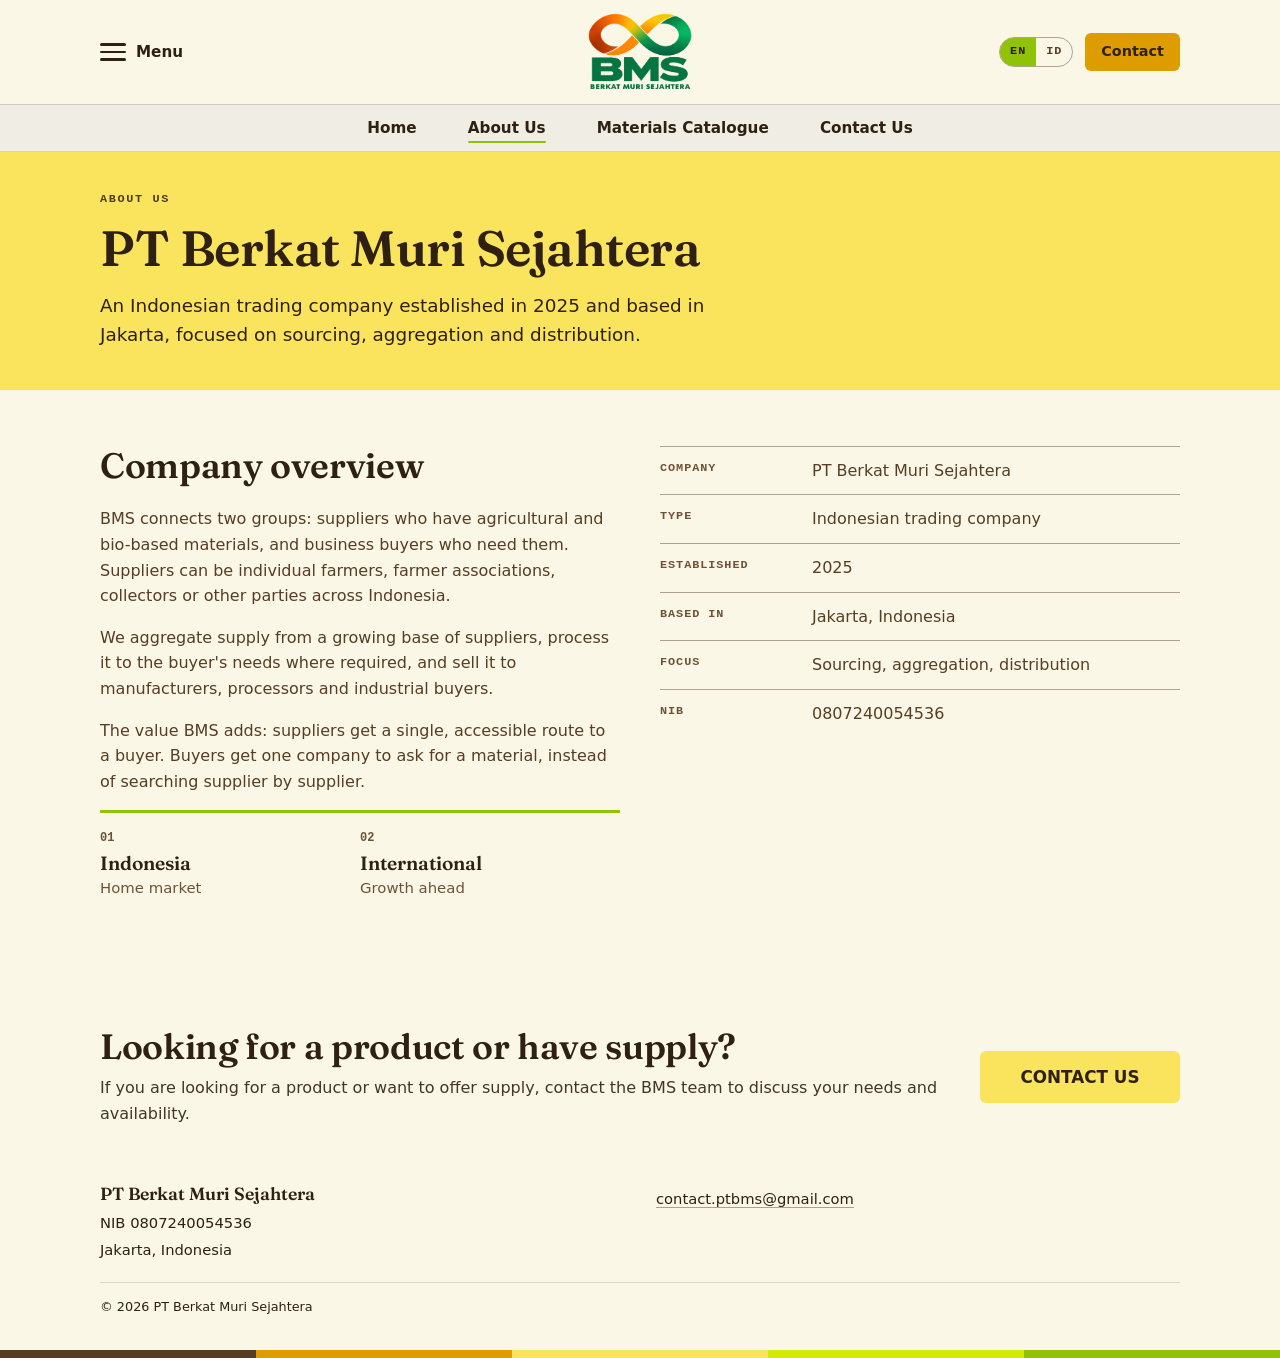
<file: about.html>
<!doctype html>
<html lang="en" class="no-js">
<head>
  <meta charset="utf-8">
  <meta name="viewport" content="width=device-width, initial-scale=1">
  <title>About Us | PT Berkat Muri Sejahtera (BMS)</title>
  <meta name="description" content="PT Berkat Muri Sejahtera is an Indonesian trading company established in 2025 and based in Jakarta. It connects suppliers with business buyers through sourcing, aggregation and distribution.">
  <meta name="theme-color" content="#90C207">
  <link rel="alternate" hreflang="en" href="about.html">
  <link rel="alternate" hreflang="id" href="id/tentang.html">
  <meta property="og:type" content="website">
  <meta property="og:site_name" content="PT Berkat Muri Sejahtera">
  <meta property="og:title" content="About Us">
  <meta property="og:description" content="PT Berkat Muri Sejahtera is an Indonesian trading company established in 2025 and based in Jakarta. It connects suppliers with business buyers through sourcing, aggregation and distribution.">
  <meta property="og:locale" content="en_US">
  <link rel="icon" href="assets/img/favicon.svg" type="image/svg+xml">
  <link rel="preload" href="assets/fonts/fraunces-600.woff2" as="font" type="font/woff2" crossorigin>
  <link rel="stylesheet" href="assets/css/main.css?v=6c4453d9">
  <script>document.documentElement.className='js'</script>
</head>
<body>
  <a class="skip" href="#main">Skip to content</a>

  <header class="hdr">
    <div class="wrap bar">
      <button class="menu-btn" type="button" aria-expanded="false" aria-controls="menu">
        <span class="bars" aria-hidden="true"><i></i><i></i><i></i></span>
        <span>Menu</span>
      </button>
      <a class="brand" href="index.html" aria-label="PT Berkat Muri Sejahtera">
        <img src="assets/img/LogoBMS.png?v=c03d8e00" alt="BMS" width="119" height="84">
      </a>
      <div class="hdr-r">
        <div class="lang" role="group" aria-label="Language">
          <a href="about.html" hreflang="en" lang="en" aria-current="true">EN</a>
          <a href="id/tentang.html" hreflang="id" lang="id">ID</a>
        </div>
        <a class="btn btn-gold btn-sm hdr-cta" href="contact.html">Contact</a>
      </div>
    </div>
    <nav class="subnav" aria-label="Primary">
      <ul class="wrap">
        <li><a href="index.html">Home</a></li>
        <li><a href="about.html" aria-current="page">About Us</a></li>
        <li><a href="catalogue.html">Materials Catalogue</a></li>
        <li><a href="contact.html">Contact Us</a></li>
      </ul>
    </nav>

    <div class="scrim" data-menu-close></div>
    <div class="menu" id="menu" role="dialog" aria-modal="true" aria-label="Menu">
      <div class="menu-top">
        <button class="menu-btn menu-close" type="button" data-menu-close>
          <span class="x" aria-hidden="true"></span>
          <span>Close</span>
        </button>
      </div>
      <nav aria-label="Primary">
        <ul class="menu-links">
          <li><a href="index.html">Home</a></li>
          <li><a href="about.html" aria-current="page">About Us</a></li>
          <li><a href="catalogue.html">Materials Catalogue</a></li>
          <li><a href="contact.html">Contact Us</a></li>
        </ul>
      </nav>
      <div class="menu-foot">
        <a class="btn btn-gold" href="https://wa.me/6281289090842" target="_blank" rel="noopener">Chat on WhatsApp</a>
      </div>
    </div>
  </header>

  <main id="main">
<section class="head head-maize">
  <div class="wrap">
    <p class="eyebrow">About Us</p>
    <h1>PT Berkat Muri Sejahtera</h1>
    <p class="lead">An Indonesian trading company established in 2025 and based in Jakarta, focused on sourcing, aggregation and distribution.</p>
  </div>
</section>

<section class="sec" id="overview" aria-labelledby="overview-h">
  <div class="wrap about-grid">
    <div>
      <h2 id="overview-h">Company overview</h2>
      <p>BMS connects two groups: suppliers who have agricultural and bio-based materials, and business buyers who need them. Suppliers can be individual farmers, farmer associations, collectors or other parties across Indonesia.</p>
      <p>We aggregate supply from a growing base of suppliers, process it to the buyer&#39;s needs where required, and sell it to manufacturers, processors and industrial buyers.</p>
      <p>The value BMS adds: suppliers get a single, accessible route to a buyer. Buyers get one company to ask for a material, instead of searching supplier by supplier.</p>
      <ol class="steps" style="--n:2">
        <li><b>Indonesia</b><span>Home market</span></li>
        <li><b>International</b><span>Growth ahead</span></li>
      </ol>
    </div>
    <dl class="facts">
      <div><dt>Company</dt><dd>PT Berkat Muri Sejahtera</dd></div>
      <div><dt>Type</dt><dd>Indonesian trading company</dd></div>
      <div><dt>Established</dt><dd>2025</dd></div>
      <div><dt>Based in</dt><dd>Jakarta, Indonesia</dd></div>
      <div><dt>Focus</dt><dd>Sourcing, aggregation, distribution</dd></div>
      <div><dt>NIB</dt><dd>0807240054536</dd></div>
    </dl>
  </div>
</section>

<section class="cta on-dark" aria-labelledby="cta-h">
  <div class="wrap cta-in">
    <div>
      <h2 id="cta-h">Looking for a product or have supply?</h2>
      <p>If you are looking for a product or want to offer supply, contact the BMS team to discuss your needs and availability.</p>
    </div>
    <a class="btn btn-maize btn-lg" href="contact.html">CONTACT US</a>
  </div>
</section>
  </main>

  <footer class="ftr">
    <div class="wrap ftr-grid">
      <div>
        <strong class="ftr-name">PT Berkat Muri Sejahtera</strong>
        <p>NIB 0807240054536</p>
        <p>Jakarta, Indonesia</p>
      </div>
      <ul class="ftr-contacts">
<li><a href="mailto:contact.ptbms@gmail.com">contact.ptbms@gmail.com</a></li>      </ul>
      <p class="ftr-copy">&copy; 2026 PT Berkat Muri Sejahtera</p>
    </div>
    <div class="stripe" aria-hidden="true"><i></i><i></i><i></i><i></i><i></i></div>
  </footer>

  <script src="assets/js/main.js?v=9d977756" defer></script>
</body>
</html>
</file>
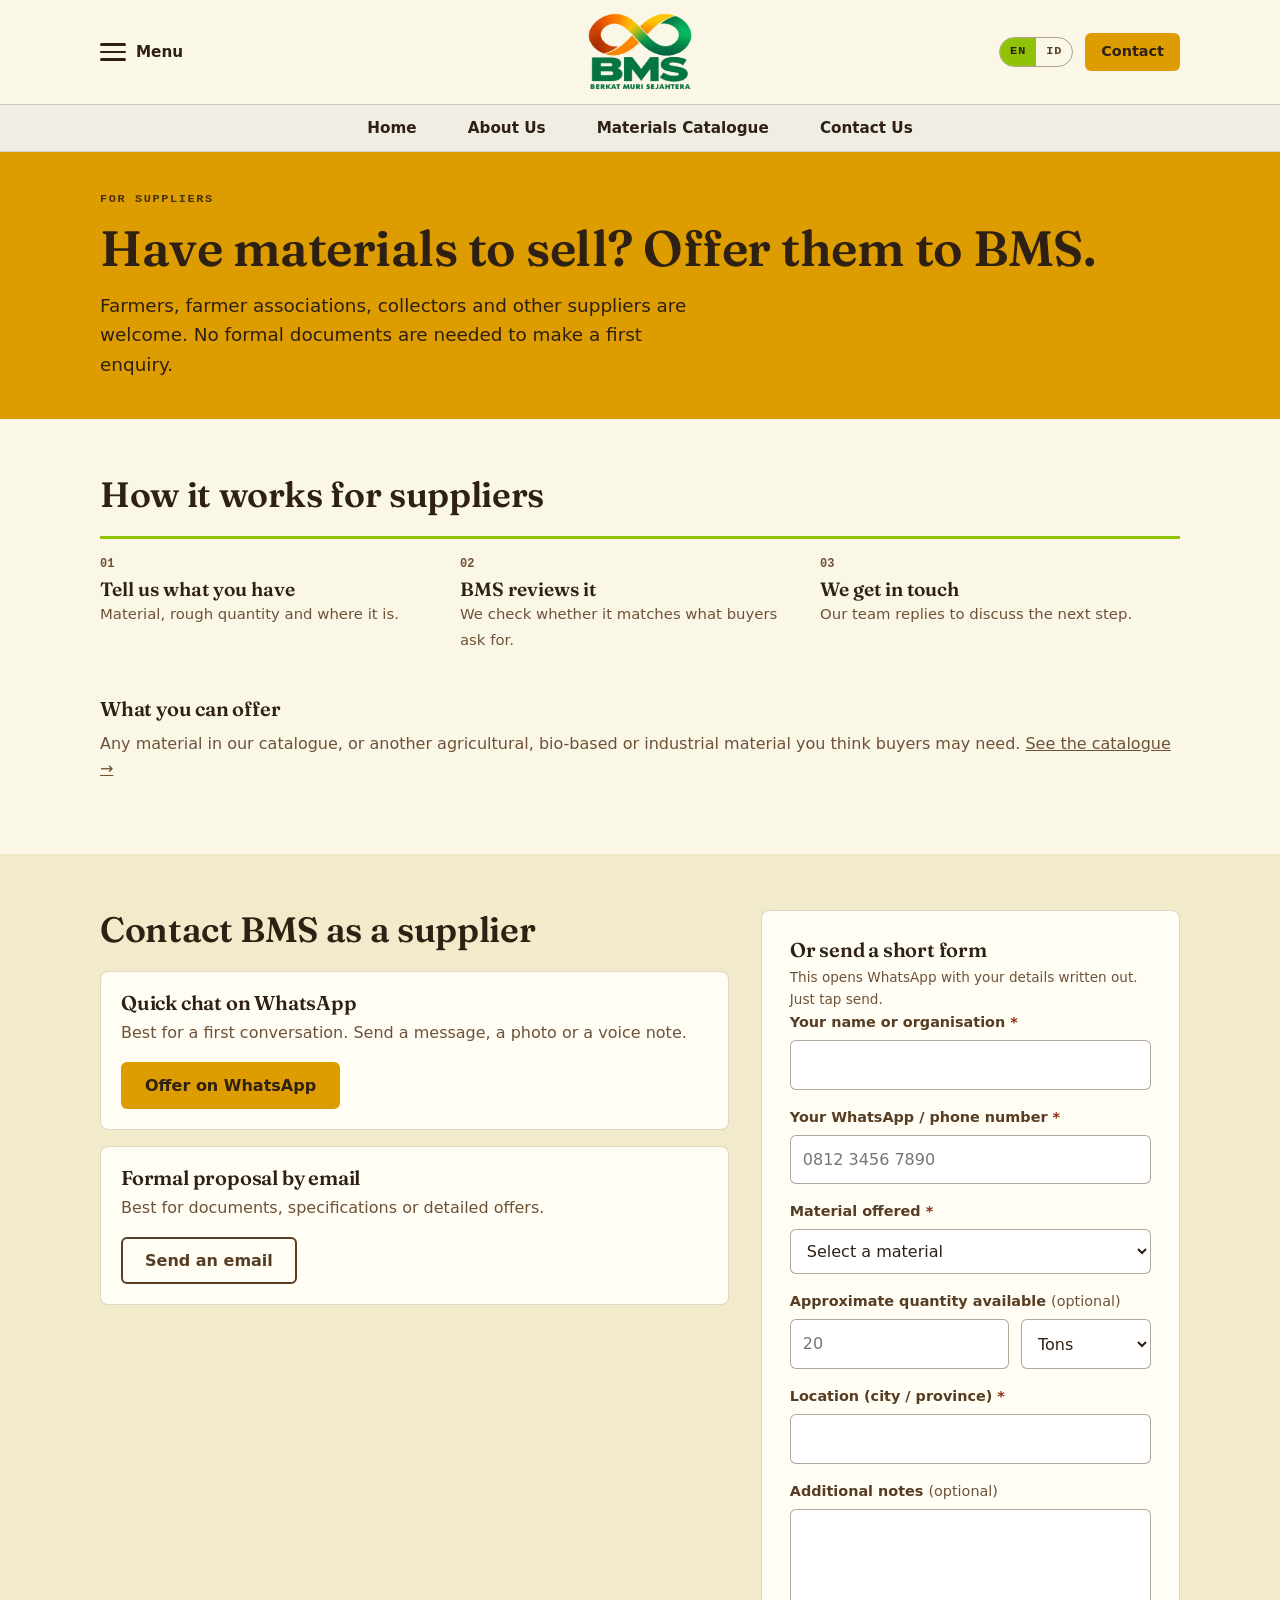
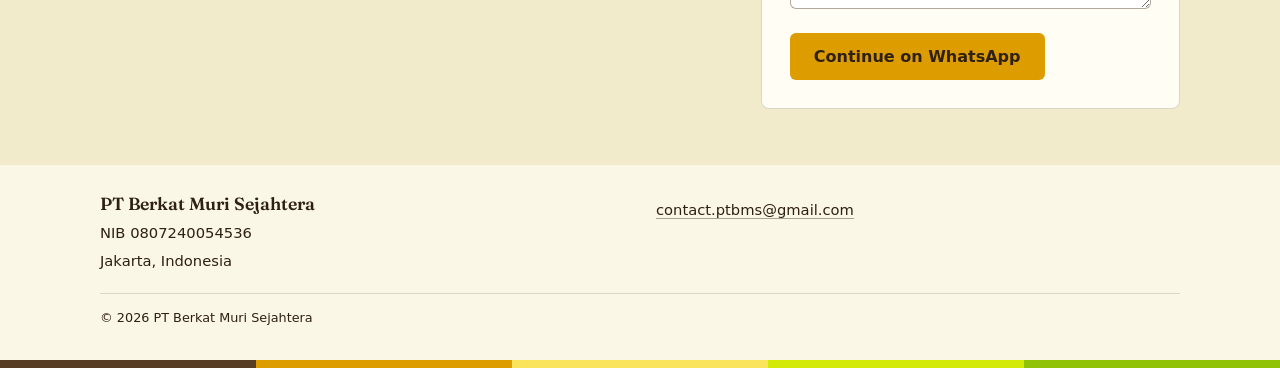
<file: become-a-supplier.html>
<!doctype html>
<html lang="en" class="no-js">
<head>
  <meta charset="utf-8">
  <meta name="viewport" content="width=device-width, initial-scale=1">
  <title>Become a Supplier | PT Berkat Muri Sejahtera (BMS)</title>
  <meta name="description" content="Have agricultural or bio-based materials to sell? Offer them to BMS by WhatsApp, email or a short form.">
  <meta name="theme-color" content="#90C207">
  <link rel="alternate" hreflang="en" href="become-a-supplier.html">
  <link rel="alternate" hreflang="id" href="id/jadi-supplier.html">
  <meta property="og:type" content="website">
  <meta property="og:site_name" content="PT Berkat Muri Sejahtera">
  <meta property="og:title" content="Become a Supplier">
  <meta property="og:description" content="Have agricultural or bio-based materials to sell? Offer them to BMS by WhatsApp, email or a short form.">
  <meta property="og:locale" content="en_US">
  <link rel="icon" href="assets/img/favicon.svg" type="image/svg+xml">
  <link rel="preload" href="assets/fonts/fraunces-600.woff2" as="font" type="font/woff2" crossorigin>
  <link rel="stylesheet" href="assets/css/main.css?v=6c4453d9">
  <script>document.documentElement.className='js'</script>
</head>
<body>
  <a class="skip" href="#main">Skip to content</a>

  <header class="hdr">
    <div class="wrap bar">
      <button class="menu-btn" type="button" aria-expanded="false" aria-controls="menu">
        <span class="bars" aria-hidden="true"><i></i><i></i><i></i></span>
        <span>Menu</span>
      </button>
      <a class="brand" href="index.html" aria-label="PT Berkat Muri Sejahtera">
        <img src="assets/img/LogoBMS.png?v=c03d8e00" alt="BMS" width="119" height="84">
      </a>
      <div class="hdr-r">
        <div class="lang" role="group" aria-label="Language">
          <a href="become-a-supplier.html" hreflang="en" lang="en" aria-current="true">EN</a>
          <a href="id/jadi-supplier.html" hreflang="id" lang="id">ID</a>
        </div>
        <a class="btn btn-gold btn-sm hdr-cta" href="contact.html">Contact</a>
      </div>
    </div>
    <nav class="subnav" aria-label="Primary">
      <ul class="wrap">
        <li><a href="index.html">Home</a></li>
        <li><a href="about.html">About Us</a></li>
        <li><a href="catalogue.html">Materials Catalogue</a></li>
        <li><a href="contact.html">Contact Us</a></li>
      </ul>
    </nav>

    <div class="scrim" data-menu-close></div>
    <div class="menu" id="menu" role="dialog" aria-modal="true" aria-label="Menu">
      <div class="menu-top">
        <button class="menu-btn menu-close" type="button" data-menu-close>
          <span class="x" aria-hidden="true"></span>
          <span>Close</span>
        </button>
      </div>
      <nav aria-label="Primary">
        <ul class="menu-links">
          <li><a href="index.html">Home</a></li>
          <li><a href="about.html">About Us</a></li>
          <li><a href="catalogue.html">Materials Catalogue</a></li>
          <li><a href="contact.html">Contact Us</a></li>
        </ul>
      </nav>
      <div class="menu-foot">
        <a class="btn btn-gold" href="https://wa.me/6281289090842" target="_blank" rel="noopener">Chat on WhatsApp</a>
      </div>
    </div>
  </header>

  <main id="main">
<section class="head head-gold">
  <div class="wrap">
    <p class="eyebrow">For suppliers</p>
    <h1>Have materials to sell? Offer them to BMS.</h1>
    <p class="lead">Farmers, farmer associations, collectors and other suppliers are welcome. No formal documents are needed to make a first enquiry.</p>
  </div>
</section>

<section class="sec" aria-labelledby="how-h">
  <div class="wrap">
    <h2 id="how-h">How it works for suppliers</h2>
    <ol class="steps" style="--n:3">
      <li><b>Tell us what you have</b><span>Material, rough quantity and where it is.</span></li>
      <li><b>BMS reviews it</b><span>We check whether it matches what buyers ask for.</span></li>
      <li><b>We get in touch</b><span>Our team replies to discuss the next step.</span></li>
    </ol>
    <h3 class="sub">What you can offer</h3>
    <p class="muted">Any material in our catalogue, or another agricultural, bio-based or industrial material you think buyers may need. <a href="catalogue.html">See the catalogue &rarr;</a></p>
  </div>
</section>

<section class="sec sec-alt" aria-labelledby="contact-h">
  <div class="wrap form-grid">
    <div>
      <h2 id="contact-h">Contact BMS as a supplier</h2>
      <div class="channels">
        <div class="channel">
          <h3>Quick chat on WhatsApp</h3>
          <p>Best for a first conversation. Send a message, a photo or a voice note.</p>
          <a class="btn btn-gold" href="https://wa.me/6281289090842?text=Hello%20BMS%2C%20I%20would%20like%20to%20offer%20materials%20as%20a%20supplier." target="_blank" rel="noopener">Offer on WhatsApp</a>

        </div>
        <div class="channel">
          <h3>Formal proposal by email</h3>
          <p>Best for documents, specifications or detailed offers.</p>
          <a class="btn btn-line" href="mailto:contact.ptbms@gmail.com?subject=Supplier%20enquiry">Send an email</a>
        </div>
      </div>
    </div>

    <form id="supplier-form" class="form" novalidate data-kind="supplier" data-mode="whatsapp" data-wa="6281289090842" data-lang="en">
      <h3>Or send a short form</h3>
      <p class="hint" style="margin-top:0">This opens WhatsApp with your details written out. Just tap send.</p>
      <div class="field">
        <label class="l" for="s-name">Your name or organisation <span class="req" aria-hidden="true">*</span></label>
        <input id="s-name" name="name" type="text" autocomplete="name" maxlength="80" required>
        <p class="err">Please enter your name or organisation.</p>
      </div>
      <div class="field">
        <label class="l" for="s-phone">Your WhatsApp / phone number <span class="req" aria-hidden="true">*</span></label>
        <input id="s-phone" name="phone" type="tel" autocomplete="tel" inputmode="tel" placeholder="0812 3456 7890" required>
        <p class="err">Please enter a valid phone number.</p>
      </div>
      <div class="field">
        <label class="l" for="s-material">Material offered <span class="req" aria-hidden="true">*</span></label>
        <select id="s-material" name="material" required>
  <option value="">Select a material</option>
<option value="corn-cobs">Corn Cobs</option><option value="cocoa">Cocoa</option><option value="candlenuts">Candlenuts</option><option value="rubber-seeds">Rubber Seeds</option><option value="rubber-seed-oil">Rubber Seed Oil</option><option value="cnsl">CNSL</option><option value="petrochemicals">Petrochemicals</option>  <option value="other">Other / not listed</option>
</select>

        <p class="err">Please select a material.</p>
      </div>
      <div class="field" data-other hidden>
        <label class="l" for="s-other">Which material?</label>
        <input id="s-other" name="other" type="text" maxlength="80">
      </div>
      <div class="field">
        <label class="l" for="s-qty">Approximate quantity available <span class="opt">(optional)</span></label>
        <div class="row-q">
          <input id="s-qty" name="qty" type="number" min="0" step="any" inputmode="decimal" placeholder="20">
          <select name="unit" aria-label="Unit"><option value="ton">Tons</option><option value="kg">kg</option><option value="">To be discussed</option></select>
        </div>
      </div>
      <div class="field">
        <label class="l" for="s-location">Location (city / province) <span class="req" aria-hidden="true">*</span></label>
        <input id="s-location" name="location" type="text" maxlength="80" autocomplete="off" required>
        <p class="err">Please enter where the material is.</p>
      </div>
      <div class="field">
        <label class="l" for="s-notes">Additional notes <span class="opt">(optional)</span></label>
        <textarea id="s-notes" name="notes" rows="3" maxlength="600"></textarea>
      </div>
      <button class="btn btn-gold" type="submit">Continue on WhatsApp</button>
      <div class="sent" data-sent role="status" aria-live="polite">
        <p><b>WhatsApp should now be open.</b> Your enquiry is only sent once you tap send there.</p>
        <p><a class="btn btn-gold btn-sm" data-sent-link href="https://wa.me/6281289090842" target="_blank" rel="noopener">Not opened? Tap here</a></p>
      </div>
      <noscript><p class="hint">This form needs JavaScript. Please use the WhatsApp button instead.</p></noscript>
    </form>
  </div>
</section>
  </main>

  <footer class="ftr">
    <div class="wrap ftr-grid">
      <div>
        <strong class="ftr-name">PT Berkat Muri Sejahtera</strong>
        <p>NIB 0807240054536</p>
        <p>Jakarta, Indonesia</p>
      </div>
      <ul class="ftr-contacts">
<li><a href="mailto:contact.ptbms@gmail.com">contact.ptbms@gmail.com</a></li>      </ul>
      <p class="ftr-copy">&copy; 2026 PT Berkat Muri Sejahtera</p>
    </div>
    <div class="stripe" aria-hidden="true"><i></i><i></i><i></i><i></i><i></i></div>
  </footer>

  <script src="assets/js/main.js?v=9d977756" defer></script>
</body>
</html>
</file>
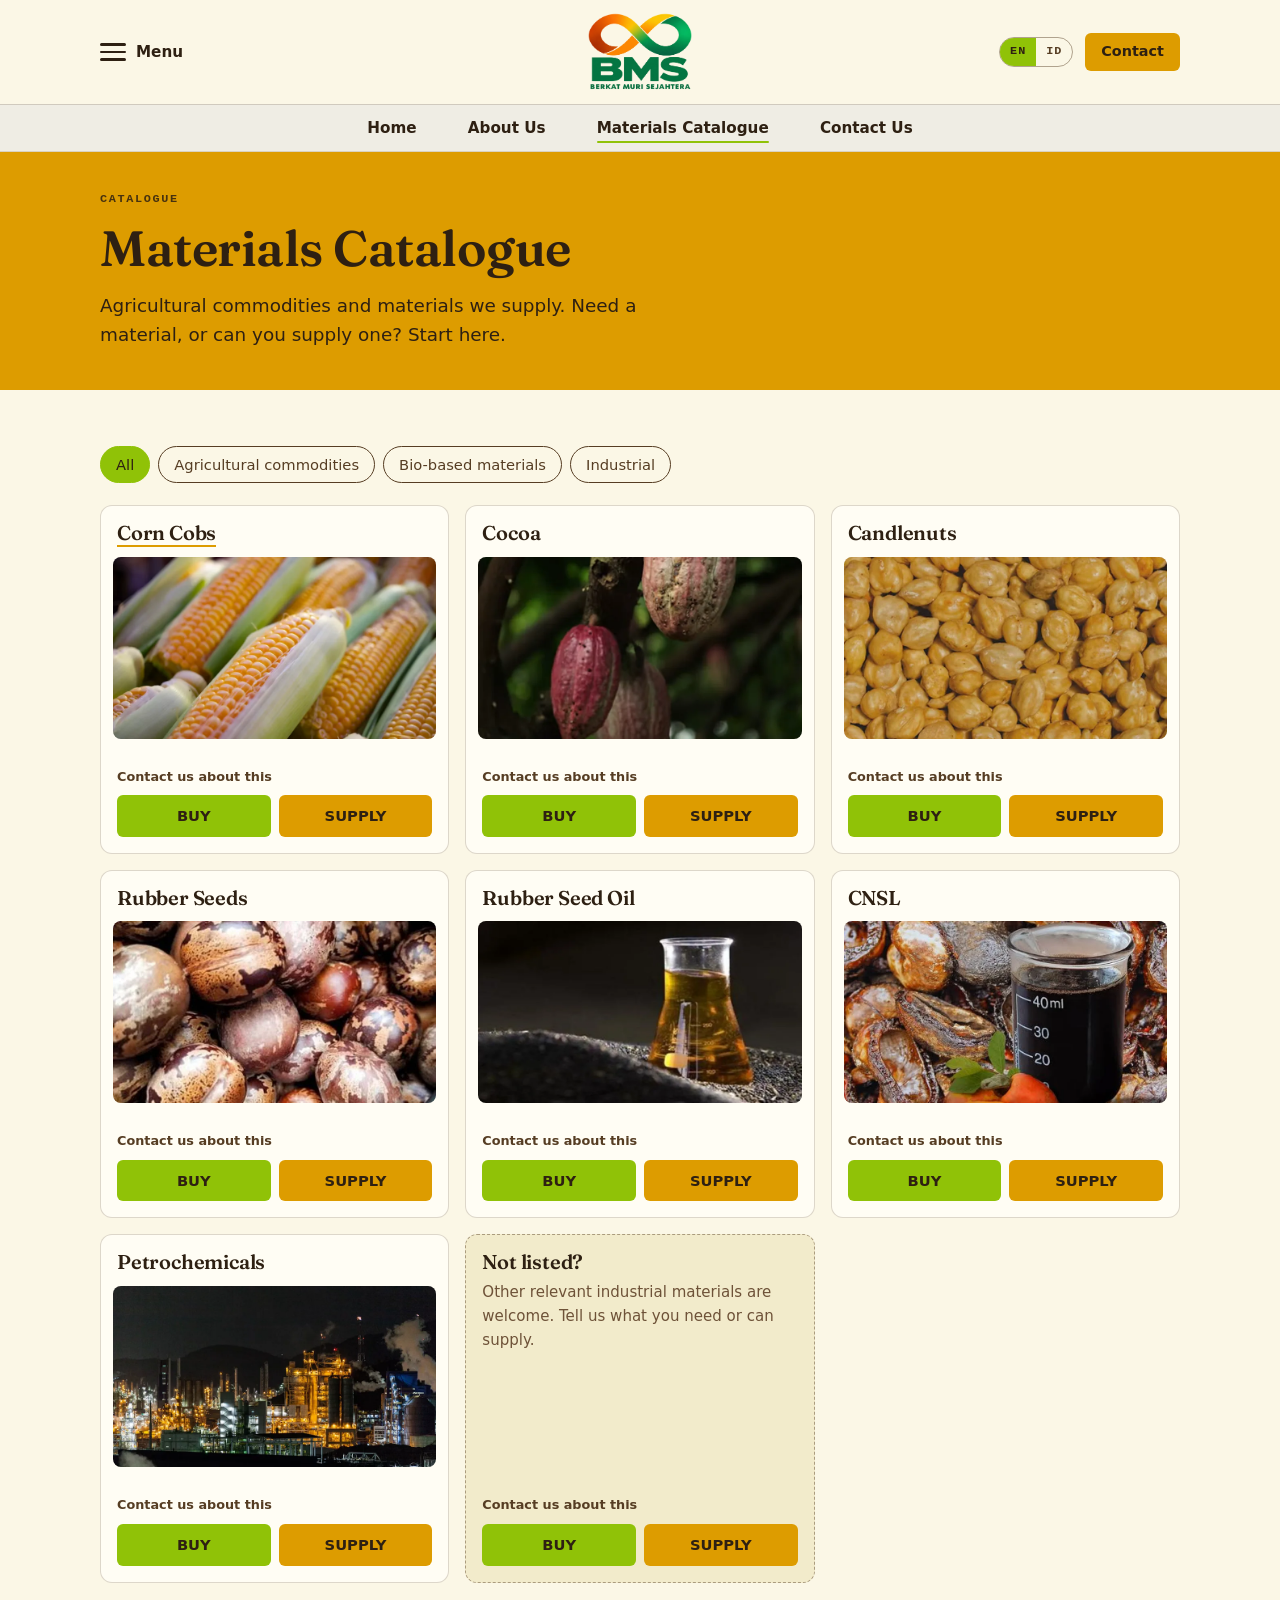
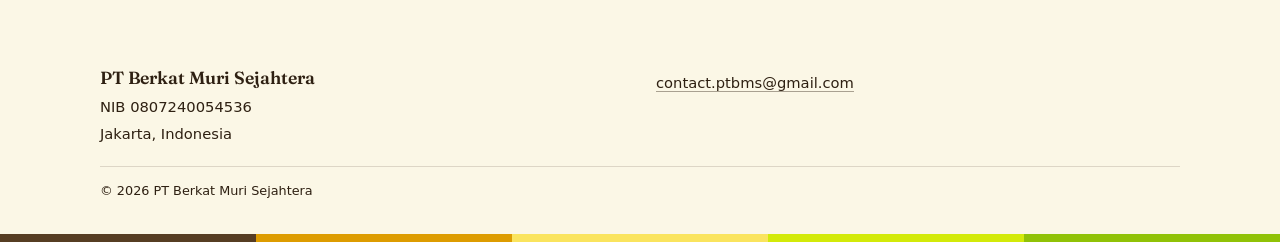
<file: catalogue.html>
<!doctype html>
<html lang="en" class="no-js">
<head>
  <meta charset="utf-8">
  <meta name="viewport" content="width=device-width, initial-scale=1">
  <title>Materials Catalogue | PT Berkat Muri Sejahtera (BMS)</title>
  <meta name="description" content="Agricultural commodities, bio-based and industrial materials. Contact BMS to order or to supply.">
  <meta name="theme-color" content="#90C207">
  <link rel="alternate" hreflang="en" href="catalogue.html">
  <link rel="alternate" hreflang="id" href="id/katalog.html">
  <meta property="og:type" content="website">
  <meta property="og:site_name" content="PT Berkat Muri Sejahtera">
  <meta property="og:title" content="Materials Catalogue">
  <meta property="og:description" content="Agricultural commodities, bio-based and industrial materials. Contact BMS to order or to supply.">
  <meta property="og:locale" content="en_US">
  <link rel="icon" href="assets/img/favicon.svg" type="image/svg+xml">
  <link rel="preload" href="assets/fonts/fraunces-600.woff2" as="font" type="font/woff2" crossorigin>
  <link rel="stylesheet" href="assets/css/main.css?v=6c4453d9">
  <script>document.documentElement.className='js'</script>
</head>
<body>
  <a class="skip" href="#main">Skip to content</a>

  <header class="hdr">
    <div class="wrap bar">
      <button class="menu-btn" type="button" aria-expanded="false" aria-controls="menu">
        <span class="bars" aria-hidden="true"><i></i><i></i><i></i></span>
        <span>Menu</span>
      </button>
      <a class="brand" href="index.html" aria-label="PT Berkat Muri Sejahtera">
        <img src="assets/img/LogoBMS.png?v=c03d8e00" alt="BMS" width="119" height="84">
      </a>
      <div class="hdr-r">
        <div class="lang" role="group" aria-label="Language">
          <a href="catalogue.html" hreflang="en" lang="en" aria-current="true">EN</a>
          <a href="id/katalog.html" hreflang="id" lang="id">ID</a>
        </div>
        <a class="btn btn-gold btn-sm hdr-cta" href="contact.html">Contact</a>
      </div>
    </div>
    <nav class="subnav" aria-label="Primary">
      <ul class="wrap">
        <li><a href="index.html">Home</a></li>
        <li><a href="about.html">About Us</a></li>
        <li><a href="catalogue.html" aria-current="page">Materials Catalogue</a></li>
        <li><a href="contact.html">Contact Us</a></li>
      </ul>
    </nav>

    <div class="scrim" data-menu-close></div>
    <div class="menu" id="menu" role="dialog" aria-modal="true" aria-label="Menu">
      <div class="menu-top">
        <button class="menu-btn menu-close" type="button" data-menu-close>
          <span class="x" aria-hidden="true"></span>
          <span>Close</span>
        </button>
      </div>
      <nav aria-label="Primary">
        <ul class="menu-links">
          <li><a href="index.html">Home</a></li>
          <li><a href="about.html">About Us</a></li>
          <li><a href="catalogue.html" aria-current="page">Materials Catalogue</a></li>
          <li><a href="contact.html">Contact Us</a></li>
        </ul>
      </nav>
      <div class="menu-foot">
        <a class="btn btn-gold" href="https://wa.me/6281289090842" target="_blank" rel="noopener">Chat on WhatsApp</a>
      </div>
    </div>
  </header>

  <main id="main">
<section class="head head-gold">
  <div class="wrap">
    <p class="eyebrow">Catalogue</p>
    <h1>Materials Catalogue</h1>
    <p class="lead">Agricultural commodities and materials we supply. Need a material, or can you supply one? Start here.</p>
  </div>
</section>

<section class="sec" aria-label="Materials">
  <div class="wrap">
    <div class="filters" role="group" aria-label="Filter by category">
      <button class="filter" type="button" data-filter="all" aria-pressed="true">All</button>
      <button class="filter" type="button" data-filter="agri" aria-pressed="false">Agricultural commodities</button>
      <button class="filter" type="button" data-filter="bio" aria-pressed="false">Bio-based materials</button>
      <button class="filter" type="button" data-filter="industrial" aria-pressed="false">Industrial</button>
    </div>
    <div class="mat-grid">
      <article class="mat" data-cat="agri">
        <div class="mat-body mat-head"><h3><a href="corn-cobs.html">Corn Cobs</a></h3></div>
<img class="mat-img" src="assets/img/corn-cobs.webp" alt="Corn Cobs" width="640" height="360" loading="lazy" decoding="async">        <div class="mat-body">
          <div class="mat-cta">
            <small>Contact us about this</small>
            <div class="pair">
  <a class="btn btn-forest btn-need" href="for-buyers.html?material=corn-cobs" aria-label="Buy from BMS (buyer)">BUY</a>
  <a class="btn btn-gold" href="become-a-supplier.html?material=corn-cobs" aria-label="Supply to BMS (supplier)">SUPPLY</a>
</div>

          </div>
        </div>
      </article>
      <article class="mat" data-cat="agri">
        <div class="mat-body mat-head"><h3>Cocoa</h3></div>
<img class="mat-img" src="assets/img/cocoa.webp" alt="Cocoa" width="640" height="360" loading="lazy" decoding="async">        <div class="mat-body">
          <div class="mat-cta">
            <small>Contact us about this</small>
            <div class="pair">
  <a class="btn btn-forest btn-need" href="for-buyers.html?material=cocoa" aria-label="Buy from BMS (buyer)">BUY</a>
  <a class="btn btn-gold" href="become-a-supplier.html?material=cocoa" aria-label="Supply to BMS (supplier)">SUPPLY</a>
</div>

          </div>
        </div>
      </article>
      <article class="mat" data-cat="agri">
        <div class="mat-body mat-head"><h3>Candlenuts</h3></div>
<img class="mat-img" src="assets/img/candlenuts.webp" alt="Candlenuts" width="640" height="360" loading="lazy" decoding="async">        <div class="mat-body">
          <div class="mat-cta">
            <small>Contact us about this</small>
            <div class="pair">
  <a class="btn btn-forest btn-need" href="for-buyers.html?material=candlenuts" aria-label="Buy from BMS (buyer)">BUY</a>
  <a class="btn btn-gold" href="become-a-supplier.html?material=candlenuts" aria-label="Supply to BMS (supplier)">SUPPLY</a>
</div>

          </div>
        </div>
      </article>
      <article class="mat" data-cat="agri">
        <div class="mat-body mat-head"><h3>Rubber Seeds</h3></div>
<img class="mat-img" src="assets/img/rubber-seeds.webp" alt="Rubber Seeds" width="640" height="360" loading="lazy" decoding="async">        <div class="mat-body">
          <div class="mat-cta">
            <small>Contact us about this</small>
            <div class="pair">
  <a class="btn btn-forest btn-need" href="for-buyers.html?material=rubber-seeds" aria-label="Buy from BMS (buyer)">BUY</a>
  <a class="btn btn-gold" href="become-a-supplier.html?material=rubber-seeds" aria-label="Supply to BMS (supplier)">SUPPLY</a>
</div>

          </div>
        </div>
      </article>
      <article class="mat" data-cat="bio">
        <div class="mat-body mat-head"><h3>Rubber Seed Oil</h3></div>
<img class="mat-img" src="assets/img/rubber-seed-oil.webp" alt="Rubber Seed Oil" width="640" height="360" loading="lazy" decoding="async">        <div class="mat-body">
          <div class="mat-cta">
            <small>Contact us about this</small>
            <div class="pair">
  <a class="btn btn-forest btn-need" href="for-buyers.html?material=rubber-seed-oil" aria-label="Buy from BMS (buyer)">BUY</a>
  <a class="btn btn-gold" href="become-a-supplier.html?material=rubber-seed-oil" aria-label="Supply to BMS (supplier)">SUPPLY</a>
</div>

          </div>
        </div>
      </article>
      <article class="mat" data-cat="bio">
        <div class="mat-body mat-head"><h3>CNSL</h3></div>
<img class="mat-img" src="assets/img/cnsl.webp" alt="CNSL" width="640" height="360" loading="lazy" decoding="async">        <div class="mat-body">
          <div class="mat-cta">
            <small>Contact us about this</small>
            <div class="pair">
  <a class="btn btn-forest btn-need" href="for-buyers.html?material=cnsl" aria-label="Buy from BMS (buyer)">BUY</a>
  <a class="btn btn-gold" href="become-a-supplier.html?material=cnsl" aria-label="Supply to BMS (supplier)">SUPPLY</a>
</div>

          </div>
        </div>
      </article>
      <article class="mat" data-cat="industrial">
        <div class="mat-body mat-head"><h3>Petrochemicals</h3></div>
<img class="mat-img" src="assets/img/petrochemicals.webp" alt="Petrochemicals" width="640" height="360" loading="lazy" decoding="async">        <div class="mat-body">
          <div class="mat-cta">
            <small>Contact us about this</small>
            <div class="pair">
  <a class="btn btn-forest btn-need" href="for-buyers.html?material=petrochemicals" aria-label="Buy from BMS (buyer)">BUY</a>
  <a class="btn btn-gold" href="become-a-supplier.html?material=petrochemicals" aria-label="Supply to BMS (supplier)">SUPPLY</a>
</div>

          </div>
        </div>
      </article>
      <article class="mat mat-more">
        <div class="mat-body">
          <h3>Not listed?</h3>
          <p>Other relevant industrial materials are welcome. Tell us what you need or can supply.</p>
          <div class="mat-cta">
            <small>Contact us about this</small>
            <div class="pair">
  <a class="btn btn-forest btn-need" href="for-buyers.html?material=other" aria-label="Buy from BMS (buyer)">BUY</a>
  <a class="btn btn-gold" href="become-a-supplier.html?material=other" aria-label="Supply to BMS (supplier)">SUPPLY</a>
</div>

          </div>
        </div>
      </article>
    </div>
  </div>
</section>
  </main>

  <footer class="ftr">
    <div class="wrap ftr-grid">
      <div>
        <strong class="ftr-name">PT Berkat Muri Sejahtera</strong>
        <p>NIB 0807240054536</p>
        <p>Jakarta, Indonesia</p>
      </div>
      <ul class="ftr-contacts">
<li><a href="mailto:contact.ptbms@gmail.com">contact.ptbms@gmail.com</a></li>      </ul>
      <p class="ftr-copy">&copy; 2026 PT Berkat Muri Sejahtera</p>
    </div>
    <div class="stripe" aria-hidden="true"><i></i><i></i><i></i><i></i><i></i></div>
  </footer>

  <script src="assets/js/main.js?v=9d977756" defer></script>
</body>
</html>
</file>
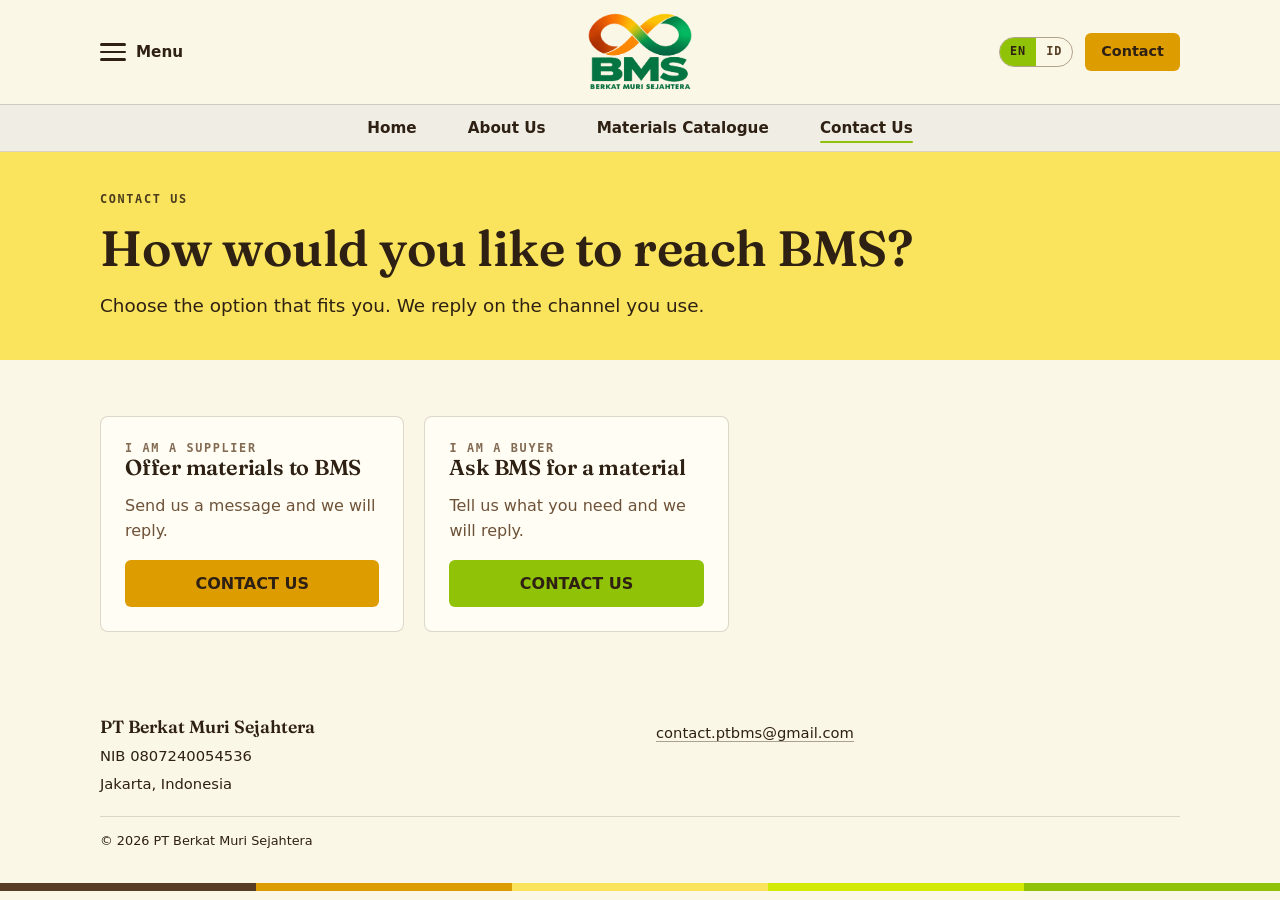
<file: contact.html>
<!doctype html>
<html lang="en" class="no-js">
<head>
  <meta charset="utf-8">
  <meta name="viewport" content="width=device-width, initial-scale=1">
  <title>Contact Us | PT Berkat Muri Sejahtera (BMS)</title>
  <meta name="description" content="Contact BMS by WhatsApp or email. Suppliers offer materials; buyers send an enquiry.">
  <meta name="theme-color" content="#90C207">
  <link rel="alternate" hreflang="en" href="contact.html">
  <link rel="alternate" hreflang="id" href="id/kontak.html">
  <meta property="og:type" content="website">
  <meta property="og:site_name" content="PT Berkat Muri Sejahtera">
  <meta property="og:title" content="Contact Us">
  <meta property="og:description" content="Contact BMS by WhatsApp or email. Suppliers offer materials; buyers send an enquiry.">
  <meta property="og:locale" content="en_US">
  <link rel="icon" href="assets/img/favicon.svg" type="image/svg+xml">
  <link rel="preload" href="assets/fonts/fraunces-600.woff2" as="font" type="font/woff2" crossorigin>
  <link rel="stylesheet" href="assets/css/main.css?v=6c4453d9">
  <script>document.documentElement.className='js'</script>
</head>
<body>
  <a class="skip" href="#main">Skip to content</a>

  <header class="hdr">
    <div class="wrap bar">
      <button class="menu-btn" type="button" aria-expanded="false" aria-controls="menu">
        <span class="bars" aria-hidden="true"><i></i><i></i><i></i></span>
        <span>Menu</span>
      </button>
      <a class="brand" href="index.html" aria-label="PT Berkat Muri Sejahtera">
        <img src="assets/img/LogoBMS.png?v=c03d8e00" alt="BMS" width="119" height="84">
      </a>
      <div class="hdr-r">
        <div class="lang" role="group" aria-label="Language">
          <a href="contact.html" hreflang="en" lang="en" aria-current="true">EN</a>
          <a href="id/kontak.html" hreflang="id" lang="id">ID</a>
        </div>
        <a class="btn btn-gold btn-sm hdr-cta" href="contact.html">Contact</a>
      </div>
    </div>
    <nav class="subnav" aria-label="Primary">
      <ul class="wrap">
        <li><a href="index.html">Home</a></li>
        <li><a href="about.html">About Us</a></li>
        <li><a href="catalogue.html">Materials Catalogue</a></li>
        <li><a href="contact.html" aria-current="page">Contact Us</a></li>
      </ul>
    </nav>

    <div class="scrim" data-menu-close></div>
    <div class="menu" id="menu" role="dialog" aria-modal="true" aria-label="Menu">
      <div class="menu-top">
        <button class="menu-btn menu-close" type="button" data-menu-close>
          <span class="x" aria-hidden="true"></span>
          <span>Close</span>
        </button>
      </div>
      <nav aria-label="Primary">
        <ul class="menu-links">
          <li><a href="index.html">Home</a></li>
          <li><a href="about.html">About Us</a></li>
          <li><a href="catalogue.html">Materials Catalogue</a></li>
          <li><a href="contact.html" aria-current="page">Contact Us</a></li>
        </ul>
      </nav>
      <div class="menu-foot">
        <a class="btn btn-gold" href="https://wa.me/6281289090842" target="_blank" rel="noopener">Chat on WhatsApp</a>
      </div>
    </div>
  </header>

  <main id="main">
<section class="head head-maize">
  <div class="wrap">
    <p class="eyebrow">Contact Us</p>
    <h1>How would you like to reach BMS?</h1>
    <p class="lead">Choose the option that fits you. We reply on the channel you use.</p>
  </div>
</section>

<section class="sec">
  <div class="wrap form-grid">
    <div class="cols-2 contact-cols">
      <div class="card">
        <p class="eyebrow">I am a supplier</p>
        <h2 class="card-h">Offer materials to BMS</h2>
        <p>Send us a message and we will reply.</p>
        <div class="stack">
          <a class="btn btn-gold" href="https://wa.me/6281289090842?text=Hello%20BMS%2C%20I%20would%20like%20to%20offer%20materials%20as%20a%20supplier." target="_blank" rel="noopener">CONTACT US</a>

        </div>
      </div>
      <div class="card">
        <p class="eyebrow">I am a buyer</p>
        <h2 class="card-h">Ask BMS for a material</h2>
        <p>Tell us what you need and we will reply.</p>
        <div class="stack">
          <a class="btn btn-forest" href="https://wa.me/6281289090842?text=Hello%20BMS%2C%20I%20would%20like%20to%20ask%20about%20a%20material." target="_blank" rel="noopener">CONTACT US</a>

        </div>
      </div>
    </div>
  </div>
</section>
  </main>

  <footer class="ftr">
    <div class="wrap ftr-grid">
      <div>
        <strong class="ftr-name">PT Berkat Muri Sejahtera</strong>
        <p class="nib">NIB 0807240054536</p>
        <p>Jakarta, Indonesia</p> 
      </div>
      <ul class="ftr-contacts">
<li><a href="mailto:contact.ptbms@gmail.com">contact.ptbms@gmail.com</a></li>      </ul>
      <p class="ftr-copy">&copy; 2026 PT Berkat Muri Sejahtera</p>
    </div>
    <div class="stripe" aria-hidden="true"><i></i><i></i><i></i><i></i><i></i></div>
  </footer>

  <script src="assets/js/main.js?v=9d977756" defer></script>
</body>
</html>
</file>
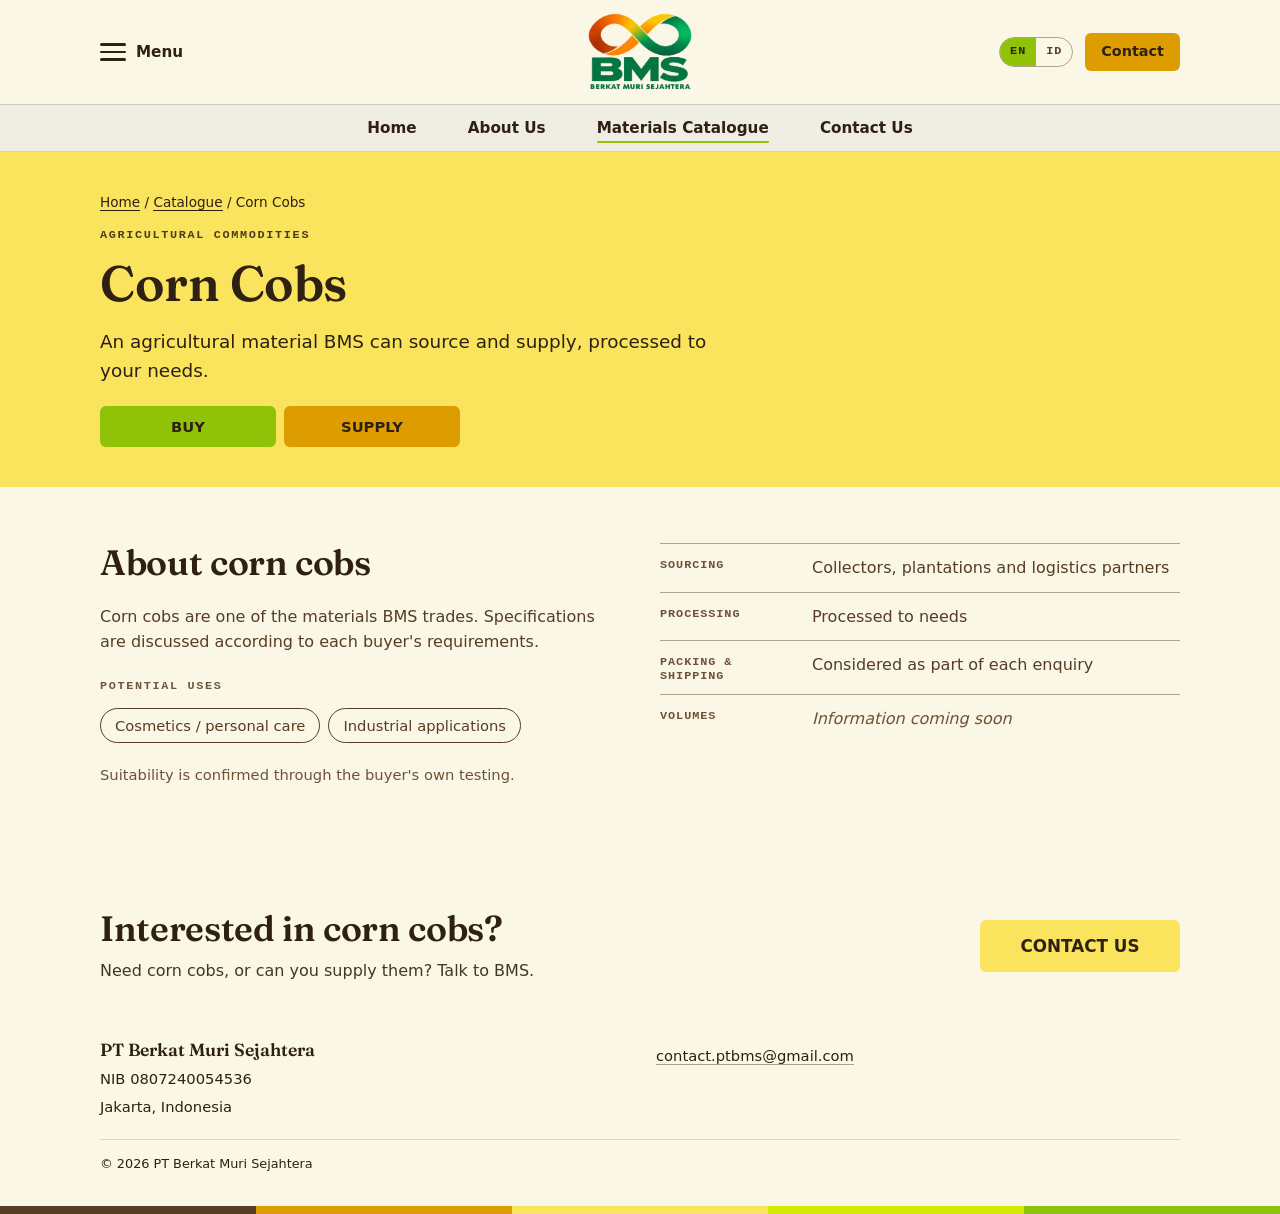
<file: corn-cobs.html>
<!doctype html>
<html lang="en" class="no-js">
<head>
  <meta charset="utf-8">
  <meta name="viewport" content="width=device-width, initial-scale=1">
  <title>Corn Cobs | PT Berkat Muri Sejahtera (BMS)</title>
  <meta name="description" content="Corn cobs are one of the agricultural materials BMS trades, processed to your needs.">
  <meta name="theme-color" content="#90C207">
  <link rel="alternate" hreflang="en" href="corn-cobs.html">
  <link rel="alternate" hreflang="id" href="id/corn-cobs.html">
  <meta property="og:type" content="website">
  <meta property="og:site_name" content="PT Berkat Muri Sejahtera">
  <meta property="og:title" content="Corn Cobs">
  <meta property="og:description" content="Corn cobs are one of the agricultural materials BMS trades, processed to your needs.">
  <meta property="og:locale" content="en_US">
  <link rel="icon" href="assets/img/favicon.svg" type="image/svg+xml">
  <link rel="preload" href="assets/fonts/fraunces-600.woff2" as="font" type="font/woff2" crossorigin>
  <link rel="stylesheet" href="assets/css/main.css?v=6c4453d9">
  <script>document.documentElement.className='js'</script>
</head>
<body>
  <a class="skip" href="#main">Skip to content</a>

  <header class="hdr">
    <div class="wrap bar">
      <button class="menu-btn" type="button" aria-expanded="false" aria-controls="menu">
        <span class="bars" aria-hidden="true"><i></i><i></i><i></i></span>
        <span>Menu</span>
      </button>
      <a class="brand" href="index.html" aria-label="PT Berkat Muri Sejahtera">
        <img src="assets/img/LogoBMS.png?v=c03d8e00" alt="BMS" width="119" height="84">
      </a>
      <div class="hdr-r">
        <div class="lang" role="group" aria-label="Language">
          <a href="corn-cobs.html" hreflang="en" lang="en" aria-current="true">EN</a>
          <a href="id/corn-cobs.html" hreflang="id" lang="id">ID</a>
        </div>
        <a class="btn btn-gold btn-sm hdr-cta" href="contact.html">Contact</a>
      </div>
    </div>
    <nav class="subnav" aria-label="Primary">
      <ul class="wrap">
        <li><a href="index.html">Home</a></li>
        <li><a href="about.html">About Us</a></li>
        <li><a href="catalogue.html" aria-current="page">Materials Catalogue</a></li>
        <li><a href="contact.html">Contact Us</a></li>
      </ul>
    </nav>

    <div class="scrim" data-menu-close></div>
    <div class="menu" id="menu" role="dialog" aria-modal="true" aria-label="Menu">
      <div class="menu-top">
        <button class="menu-btn menu-close" type="button" data-menu-close>
          <span class="x" aria-hidden="true"></span>
          <span>Close</span>
        </button>
      </div>
      <nav aria-label="Primary">
        <ul class="menu-links">
          <li><a href="index.html">Home</a></li>
          <li><a href="about.html">About Us</a></li>
          <li><a href="catalogue.html" aria-current="page">Materials Catalogue</a></li>
          <li><a href="contact.html">Contact Us</a></li>
        </ul>
      </nav>
      <div class="menu-foot">
        <a class="btn btn-gold" href="https://wa.me/6281289090842" target="_blank" rel="noopener">Chat on WhatsApp</a>
      </div>
    </div>
  </header>

  <main id="main">
<section class="head head-maize">
  <div class="wrap">
    <nav class="crumbs" aria-label="Breadcrumb"><a href="index.html">Home</a> / <a href="catalogue.html">Catalogue</a> / Corn Cobs</nav>
    <p class="eyebrow">Agricultural commodities</p>
    <h1>Corn Cobs</h1>
    <p class="lead">An agricultural material BMS can source and supply, processed to your needs.</p>
    <div style="margin-top:20px;max-width:360px"><div class="pair">
  <a class="btn btn-forest btn-need" href="for-buyers.html?material=corn-cobs" aria-label="Buy from BMS (buyer)">BUY</a>
  <a class="btn btn-gold" href="become-a-supplier.html?material=corn-cobs" aria-label="Supply to BMS (supplier)">SUPPLY</a>
</div>
</div>
  </div>
</section>

<section class="sec">
  <div class="wrap about-grid">
    <div>
      <h2>About corn cobs</h2>
      <p>Corn cobs are one of the materials BMS trades. Specifications are discussed according to each buyer&#39;s requirements.</p>
      <p class="eyebrow" style="margin-top:24px">Potential uses</p>
      <ul class="chips"><li>Cosmetics / personal care</li><li>Industrial applications</li></ul>
      <p class="note">Suitability is confirmed through the buyer&#39;s own testing.</p>
    </div>
    <dl class="facts">
      <div><dt>Sourcing</dt><dd>Collectors, plantations and logistics partners</dd></div>
      <div><dt>Processing</dt><dd>Processed to needs</dd></div>
      <div><dt>Packing &amp; shipping</dt><dd>Considered as part of each enquiry</dd></div>
      <div><dt>Volumes</dt><dd class="soon">Information coming soon</dd></div>
    </dl>
  </div>
</section>
<section class="cta on-dark" aria-labelledby="cta-h">
  <div class="wrap cta-in">
    <div>
      <h2 id="cta-h">Interested in corn cobs?</h2>
      <p>Need corn cobs, or can you supply them? Talk to BMS.</p>
    </div>
    <a class="btn btn-maize btn-lg" href="contact.html?material=corn-cobs">CONTACT US</a>

  </div>
</section>

  </main>

  <footer class="ftr">
    <div class="wrap ftr-grid">
      <div>
        <strong class="ftr-name">PT Berkat Muri Sejahtera</strong>
        <p>NIB 0807240054536</p>
        <p>Jakarta, Indonesia</p>
      </div>
      <ul class="ftr-contacts">
<li><a href="mailto:contact.ptbms@gmail.com">contact.ptbms@gmail.com</a></li>      </ul>
      <p class="ftr-copy">&copy; 2026 PT Berkat Muri Sejahtera</p>
    </div>
    <div class="stripe" aria-hidden="true"><i></i><i></i><i></i><i></i><i></i></div>
  </footer>

  <script src="assets/js/main.js?v=9d977756" defer></script>
</body>
</html>
</file>
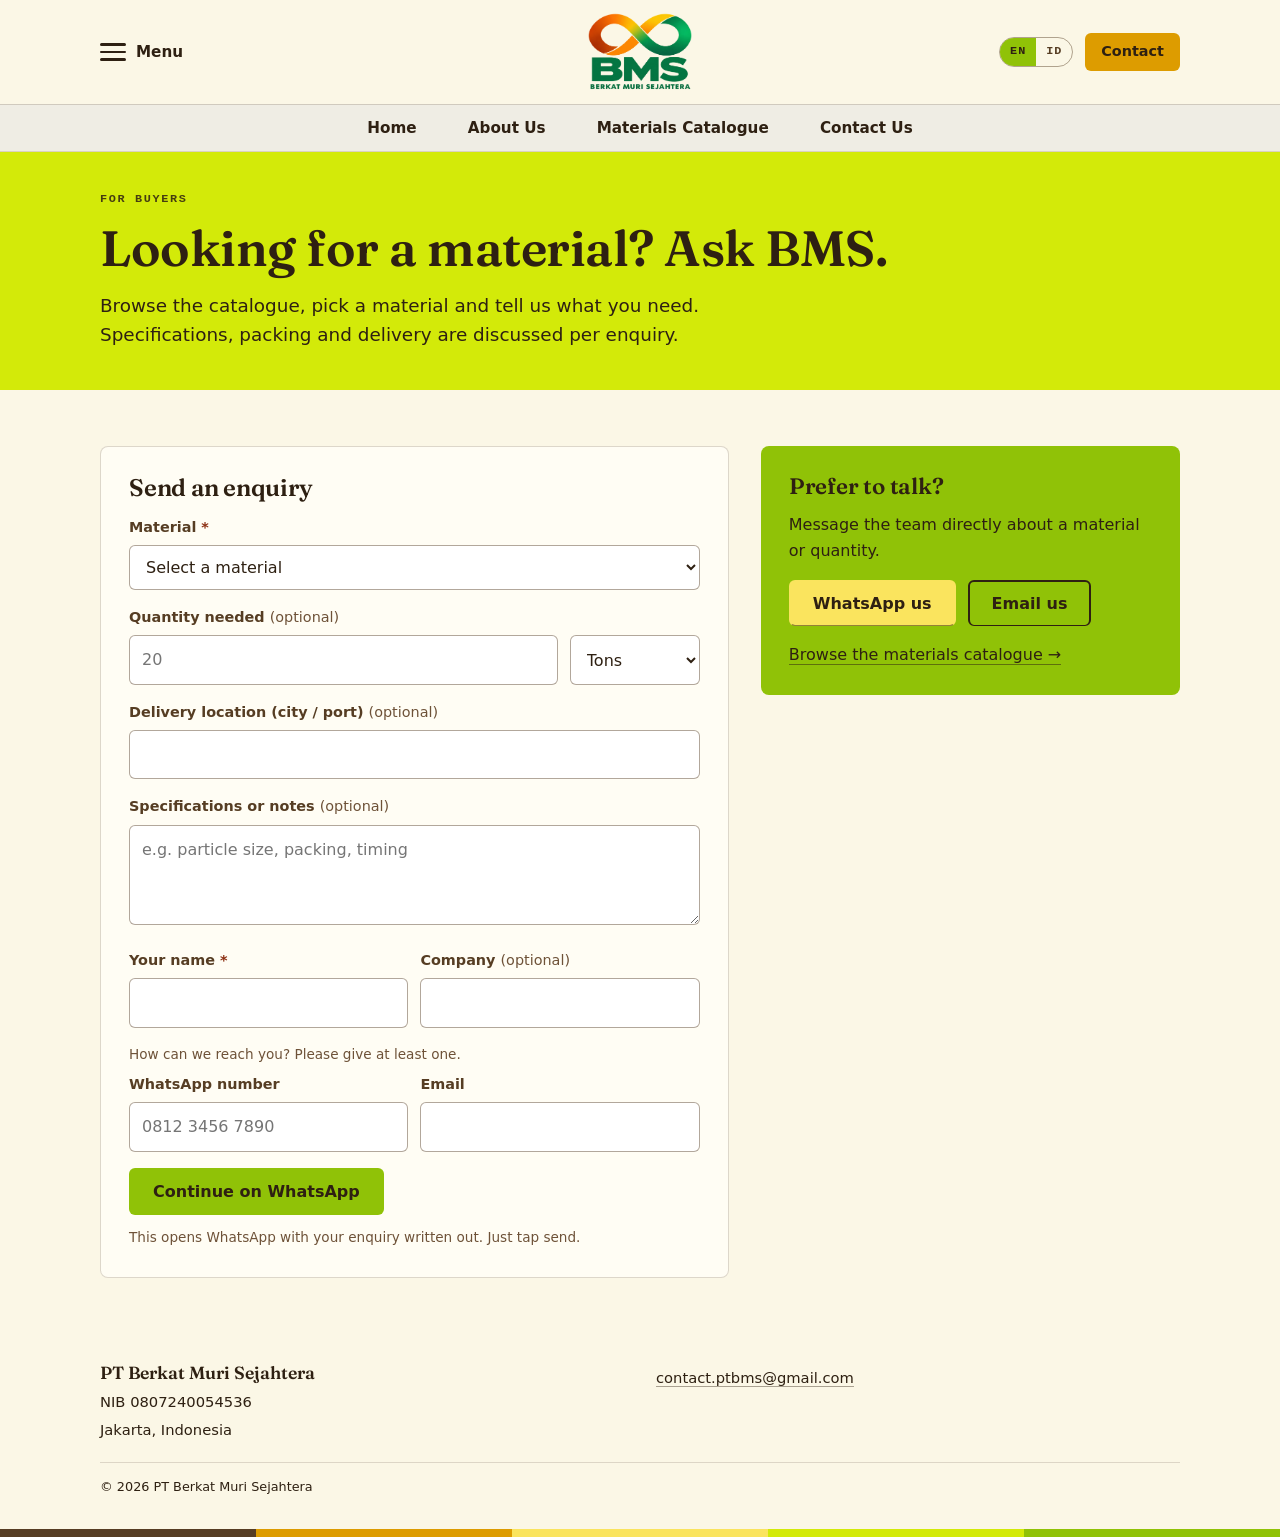
<file: for-buyers.html>
<!doctype html>
<html lang="en" class="no-js">
<head>
  <meta charset="utf-8">
  <meta name="viewport" content="width=device-width, initial-scale=1">
  <title>For Buyers | PT Berkat Muri Sejahtera (BMS)</title>
  <meta name="description" content="Looking for agricultural or bio-based materials? Choose a material and send an enquiry to BMS.">
  <meta name="theme-color" content="#90C207">
  <link rel="alternate" hreflang="en" href="for-buyers.html">
  <link rel="alternate" hreflang="id" href="id/untuk-buyer.html">
  <meta property="og:type" content="website">
  <meta property="og:site_name" content="PT Berkat Muri Sejahtera">
  <meta property="og:title" content="For Buyers">
  <meta property="og:description" content="Looking for agricultural or bio-based materials? Choose a material and send an enquiry to BMS.">
  <meta property="og:locale" content="en_US">
  <link rel="icon" href="assets/img/favicon.svg" type="image/svg+xml">
  <link rel="preload" href="assets/fonts/fraunces-600.woff2" as="font" type="font/woff2" crossorigin>
  <link rel="stylesheet" href="assets/css/main.css?v=6c4453d9">
  <script>document.documentElement.className='js'</script>
</head>
<body>
  <a class="skip" href="#main">Skip to content</a>

  <header class="hdr">
    <div class="wrap bar">
      <button class="menu-btn" type="button" aria-expanded="false" aria-controls="menu">
        <span class="bars" aria-hidden="true"><i></i><i></i><i></i></span>
        <span>Menu</span>
      </button>
      <a class="brand" href="index.html" aria-label="PT Berkat Muri Sejahtera">
        <img src="assets/img/LogoBMS.png?v=c03d8e00" alt="BMS" width="119" height="84">
      </a>
      <div class="hdr-r">
        <div class="lang" role="group" aria-label="Language">
          <a href="for-buyers.html" hreflang="en" lang="en" aria-current="true">EN</a>
          <a href="id/untuk-buyer.html" hreflang="id" lang="id">ID</a>
        </div>
        <a class="btn btn-gold btn-sm hdr-cta" href="contact.html">Contact</a>
      </div>
    </div>
    <nav class="subnav" aria-label="Primary">
      <ul class="wrap">
        <li><a href="index.html">Home</a></li>
        <li><a href="about.html">About Us</a></li>
        <li><a href="catalogue.html">Materials Catalogue</a></li>
        <li><a href="contact.html">Contact Us</a></li>
      </ul>
    </nav>

    <div class="scrim" data-menu-close></div>
    <div class="menu" id="menu" role="dialog" aria-modal="true" aria-label="Menu">
      <div class="menu-top">
        <button class="menu-btn menu-close" type="button" data-menu-close>
          <span class="x" aria-hidden="true"></span>
          <span>Close</span>
        </button>
      </div>
      <nav aria-label="Primary">
        <ul class="menu-links">
          <li><a href="index.html">Home</a></li>
          <li><a href="about.html">About Us</a></li>
          <li><a href="catalogue.html">Materials Catalogue</a></li>
          <li><a href="contact.html">Contact Us</a></li>
        </ul>
      </nav>
      <div class="menu-foot">
        <a class="btn btn-gold" href="https://wa.me/6281289090842" target="_blank" rel="noopener">Chat on WhatsApp</a>
      </div>
    </div>
  </header>

  <main id="main">
<section class="head head-moss">
  <div class="wrap">
    <p class="eyebrow">For buyers</p>
    <h1>Looking for a material? Ask BMS.</h1>
    <p class="lead">Browse the catalogue, pick a material and tell us what you need. Specifications, packing and delivery are discussed per enquiry.</p>
  </div>
</section>

<section class="sec" aria-labelledby="inq-h">
  <div class="wrap form-grid">
    <form id="buyer-form" class="form" novalidate data-kind="buyer" data-mode="whatsapp" data-wa="6281289090842" data-lang="en">
      <h2 id="inq-h" style="font-size:1.5rem">Send an enquiry</h2>
      <div class="field">
        <label class="l" for="b-material">Material <span class="req" aria-hidden="true">*</span></label>
        <select id="b-material" name="material" required>
  <option value="">Select a material</option>
<option value="corn-cobs">Corn Cobs</option><option value="cocoa">Cocoa</option><option value="candlenuts">Candlenuts</option><option value="rubber-seeds">Rubber Seeds</option><option value="rubber-seed-oil">Rubber Seed Oil</option><option value="cnsl">CNSL</option><option value="petrochemicals">Petrochemicals</option>  <option value="other">Other / not listed</option>
</select>

        <p class="err">Please select a material.</p>
      </div>
      <div class="field" data-other hidden>
        <label class="l" for="b-other">Which material?</label>
        <input id="b-other" name="other" type="text" maxlength="80">
      </div>
      <div class="field">
        <label class="l" for="b-qty">Quantity needed <span class="opt">(optional)</span></label>
        <div class="row-q">
          <input id="b-qty" name="qty" type="number" min="0" step="any" inputmode="decimal" placeholder="20">
          <select name="unit" aria-label="Unit"><option value="ton">Tons</option><option value="kg">kg</option><option value="">To be discussed</option></select>
        </div>
      </div>
      <div class="field">
        <label class="l" for="b-location">Delivery location (city / port) <span class="opt">(optional)</span></label>
        <input id="b-location" name="location" type="text" maxlength="80" autocomplete="off">
      </div>
      <div class="field">
        <label class="l" for="b-notes">Specifications or notes <span class="opt">(optional)</span></label>
        <textarea id="b-notes" name="notes" rows="3" maxlength="600" placeholder="e.g. particle size, packing, timing"></textarea>
      </div>
      <div class="row-2">
        <div class="field">
          <label class="l" for="b-name">Your name <span class="req" aria-hidden="true">*</span></label>
          <input id="b-name" name="name" type="text" autocomplete="name" maxlength="80" required>
          <p class="err">Please enter your name.</p>
        </div>
        <div class="field">
          <label class="l" for="b-company">Company <span class="opt">(optional)</span></label>
          <input id="b-company" name="company" type="text" autocomplete="organization" maxlength="80">
        </div>
      </div>
      <p class="hint" style="margin:0 0 8px">How can we reach you? Please give at least one.</p>
      <div class="row-2">
        <div class="field">
          <label class="l" for="b-phone">WhatsApp number</label>
          <input id="b-phone" name="phone" type="tel" autocomplete="tel" inputmode="tel" placeholder="0812 3456 7890">
          <p class="err">Please enter a valid phone number.</p>
        </div>
        <div class="field">
          <label class="l" for="b-email">Email</label>
          <input id="b-email" name="email" type="email" autocomplete="email" maxlength="120">
          <p class="err">Please enter a valid email address.</p>
        </div>
      </div>
      <p class="err" data-contact-err style="margin:-8px 0 12px">Please give a WhatsApp number or an email address.</p>
      <div class="hp" aria-hidden="true"><label>Website <input type="text" name="_gotcha" tabindex="-1" autocomplete="off"></label></div>
      <button class="btn btn-forest" type="submit" data-label="Continue on WhatsApp" data-busy="Sending...">Continue on WhatsApp</button>
      <p class="hint">This opens WhatsApp with your enquiry written out. Just tap send.</p>

      <div class="sent" data-sent role="status" aria-live="polite">
        <p><b>WhatsApp should now be open.</b> Your enquiry is only sent once you tap send there.</p>
        <p><a class="btn btn-gold btn-sm" data-sent-link href="https://wa.me/6281289090842" target="_blank" rel="noopener">Not opened? Tap here</a></p>
      </div>
      <noscript><p class="hint">This form needs JavaScript. Please use WhatsApp instead: <a href="https://wa.me/6281289090842">wa.me/6281289090842</a></p></noscript>
    </form>

    <aside class="info" aria-label="Other ways to reach us">
      <h2>Prefer to talk?</h2>
      <p>Message the team directly about a material or quantity.</p>
      <div class="actions">
        <a class="btn btn-maize" href="https://wa.me/6281289090842?text=Hello%20BMS%2C%20I%20would%20like%20to%20ask%20about%20a%20material." target="_blank" rel="noopener">WhatsApp us</a>

        <a class="btn btn-line" href="mailto:contact.ptbms@gmail.com?subject=Buyer%20enquiry">Email us</a>
      </div>
      <p class="info-link"><a href="catalogue.html">Browse the materials catalogue &rarr;</a></p>
    </aside>
  </div>
</section>
  </main>

  <footer class="ftr">
    <div class="wrap ftr-grid">
      <div>
        <strong class="ftr-name">PT Berkat Muri Sejahtera</strong>
        <p>NIB 0807240054536</p>
        <p>Jakarta, Indonesia</p>
      </div>
      <ul class="ftr-contacts">
<li><a href="mailto:contact.ptbms@gmail.com">contact.ptbms@gmail.com</a></li>      </ul>
      <p class="ftr-copy">&copy; 2026 PT Berkat Muri Sejahtera</p>
    </div>
    <div class="stripe" aria-hidden="true"><i></i><i></i><i></i><i></i><i></i></div>
  </footer>

  <script src="assets/js/main.js?v=9d977756" defer></script>
</body>
</html>
</file>
<file: assets/css/main.css>
@font-face{font-family:"Fraunces";font-weight:600;font-style:normal;font-display:swap;src:url(../fonts/fraunces-600.woff2) format("woff2")}:root{--noir:#563D23;--deep:#2E2012;--gold:#DD9C00;--maize:#FAE45E;--moss:#D3EA09;--forest:#90C207;--paper:#FBF7E6;--cream:#F5F0E8;--paper-2:#F2EBCB;--card:#FFFDF4;--muted:#6E5238;--line:rgba(86,61,35,.2);--line-2:rgba(86,61,35,.45);--serif:"Fraunces",Georgia,"Times New Roman",serif;--sans:system-ui,-apple-system,"Segoe UI",Roboto,"Helvetica Neue",Arial,sans-serif;--hdr:104px;--sub:46px;--r:8px}*{box-sizing:border-box}html{scroll-padding-top:calc(var(--hdr) + var(--sub) + 12px)}body{margin:0;background:var(--paper);color:var(--noir);font:400 1rem/1.6 var(--sans);-webkit-font-smoothing:antialiased;overflow-x:hidden}body.menu-open{overflow:hidden}h1,h2,h3{font-family:var(--serif);font-weight:600;line-height:1.12;letter-spacing:-.01em;margin:0 0 .5em;color:var(--deep)}h1{font-size:clamp(1.9rem,4.4vw,3.1rem)}h2{font-size:clamp(1.5rem,3.4vw,2.2rem)}h3{font-size:1.25rem}p{margin:0 0 1em}ul,ol{margin:0;padding:0;list-style:none}a{color:inherit}img{max-width:100%;height:auto}:focus-visible{outline:3px solid var(--gold);outline-offset:3px;border-radius:2px}.wrap{width:100%;max-width:1120px;margin:0 auto;padding:0 20px}.skip{position:absolute;left:-999px;top:0;background:var(--forest);color:var(--deep);padding:10px 14px;z-index:100}.skip:focus{left:8px;top:8px}.eyebrow{font:600 .74rem/1.2 ui-monospace,SFMono-Regular,Menlo,Consolas,monospace;letter-spacing:.14em;text-transform:uppercase;margin:0 0 .9rem;opacity:.85}.lead{font-size:1.15rem;max-width:620px}.muted{color:var(--muted)}.btn{display:inline-flex;align-items:center;justify-content:center;gap:.5em;padding:12px 22px;border-radius:6px;border:2px solid transparent;font:600 1rem/1.2 var(--sans);text-decoration:none;cursor:pointer;transition:background .2s,color .2s,border-color .2s,transform .2s}.btn:hover{transform:translateY(-1px)}.btn-forest{background:var(--forest);color:var(--deep)}.btn-forest:hover{background:#7aa806}.btn-gold{background:var(--gold);color:var(--deep)}.btn-gold:hover{background:#c78c00}.btn-maize{background:var(--maize);color:var(--deep)}.btn-maize:hover{background:#f3da45}.btn-line{border-color:var(--noir);color:var(--noir);background:transparent}.btn-line:hover{background:var(--noir);color:var(--paper)}.btn-sm{padding:8px 14px;font-size:.9rem}.actions{display:flex;flex-wrap:wrap;gap:12px;margin:0}.pair{display:grid;grid-template-columns:1fr 1fr;gap:8px}.pair .btn{padding:10px 8px;font-size:.92rem;white-space:nowrap}.on-dark .btn-need{background:var(--maize);color:var(--deep)}.on-dark .btn-need:hover{background:#f3da45}.hdr{position:sticky;top:0;z-index:50;background:var(--paper);border-bottom:1px solid var(--line)}.bar{display:grid;grid-template-columns:1fr auto 1fr;align-items:center;height:var(--hdr)}.menu-btn{display:inline-flex;align-items:center;gap:10px;background:none;border:0;padding:10px 6px;margin-left:-6px;color:var(--deep);font:600 .95rem var(--sans);cursor:pointer;justify-self:start}.bars{display:grid;gap:5px;width:26px}.bars i{display:block;height:2.5px;border-radius:2px;background:currentColor;transition:width .2s}.menu-btn:hover .bars i:nth-child(2){width:70%}.brand{display:flex;align-items:center;text-decoration:none;justify-self:center}.brand img{display:block;height:84px;width:auto}.subnav{background:#EFEDE4;border-top:1px solid var(--line)}.subnav ul{display:flex;justify-content:center;gap:clamp(20px,4vw,56px);list-style:none;margin:0 auto;padding:0;height:var(--sub);align-items:center}.subnav a{position:relative;display:block;padding:12px 0;font:600 .95rem var(--sans);color:var(--deep);text-decoration:none}.subnav a::after{content:"";position:absolute;left:0;right:0;bottom:6px;height:2.5px;border-radius:2px;background:var(--forest);transform:scaleX(0);transform-origin:left;transition:transform .2s}.subnav a:hover::after,.subnav a[aria-current]::after{transform:none}.hdr-r{display:flex;align-items:center;gap:12px;justify-self:end}.lang{display:inline-flex;border:1px solid var(--line-2);border-radius:999px;overflow:hidden}.lang a{font:600 .74rem/1 ui-monospace,Menlo,monospace;letter-spacing:.08em;padding:8px 10px;text-decoration:none;color:var(--noir)}.lang a[aria-current]{background:var(--forest);color:var(--deep)}.lang a:not([aria-current]):hover{background:var(--paper-2)}@media(max-width:760px){.subnav{display:none}}@media(max-width:640px){.hdr-cta{display:none}.brand img{height:62px}:root{--hdr:78px}}.scrim{position:fixed;inset:0;background:rgba(46,32,18,.55);opacity:0;visibility:hidden;transition:opacity .3s,visibility 0s .3s;z-index:60}.menu{position:fixed;inset:0 auto 0 0;width:min(480px,100%);z-index:70;display:flex;flex-direction:column;background:var(--cream);color:var(--deep);padding:0 28px 28px;overflow-y:auto;transform:translateX(-100%);visibility:hidden;transition:transform .32s cubic-bezier(.2,.7,.2,1),visibility 0s .32s}.menu-open .scrim{opacity:1;visibility:visible;transition:opacity .3s}.menu-open .menu{transform:none;visibility:visible;transition:transform .32s cubic-bezier(.2,.7,.2,1)}.menu-top{display:flex;align-items:center;height:var(--hdr);flex:none}.menu-close{color:var(--deep)}.x{position:relative;width:26px;height:26px}.x::before,.x::after{content:"";position:absolute;left:0;top:50%;width:100%;height:2.5px;margin-top:-1px;background:currentColor;border-radius:2px;transform:rotate(45deg)}.x::after{transform:rotate(-45deg)}.menu nav{margin:auto 0;padding:24px 0}.menu-links a{display:flex;align-items:center;padding:.28em 0;font:600 clamp(1.8rem,5vw,2.4rem)/1.15 var(--serif);color:var(--deep);text-decoration:none;transition:color .2s}.menu-links a::before{content:"";flex:none;width:0;height:10px;border-radius:50%;background:var(--deep);opacity:0;transition:width .25s,margin .25s,opacity .25s}.menu-links a:hover,.menu-links a[aria-current]{color:var(--noir)}.menu-links a:hover::before,.menu-links a[aria-current]::before{width:10px;margin-right:16px;opacity:1}.menu-foot{display:flex;flex-wrap:wrap;align-items:center;gap:16px;padding-top:20px;border-top:1px solid rgba(46,32,18,.3);flex:none}.social{display:flex;gap:8px}.social a{display:grid;place-items:center;width:38px;height:38px;border:1px solid rgba(46,32,18,.5);border-radius:50%;color:var(--deep);transition:background .2s,color .2s}.social a:hover{background:var(--maize);color:var(--deep)}.social svg{width:16px;height:16px;fill:currentColor}.no-js .menu{position:static;transform:none;visibility:visible;width:auto;padding:12px 20px}.no-js .menu-top,.no-js .menu-btn,.no-js .scrim{display:none}.no-js .menu-links{display:flex;flex-wrap:wrap;gap:4px 20px}.no-js .menu-links a{font-size:1rem}.ribbon{display:block;position:relative;color:var(--deep);text-decoration:none;padding:clamp(20px,3.2vw,32px) 0;transition:filter .2s}.ribbon:hover{filter:brightness(.96)}.ribbon-in{display:grid;grid-template-columns:minmax(110px,190px) 1fr auto;gap:8px 28px;align-items:center}.ribbon-tag{font:600 .74rem/1.3 ui-monospace,Menlo,monospace;letter-spacing:.12em;text-transform:uppercase}.ribbon h2{margin:0;font-size:clamp(1.35rem,2.8vw,1.9rem);color:inherit}.ribbon p{margin:.2em 0 0;max-width:700px}.ribbon-go{display:grid;place-items:center;width:46px;height:46px;border-radius:50%;border:2px solid currentColor;font-size:1.3rem;transition:transform .25s,background .25s,color .25s}.ribbon:hover .ribbon-go{transform:translateX(5px);background:var(--deep);color:var(--paper)}.r-maize{background:var(--cream)}.r-gold{background:var(--cream)}.r-moss{background:var(--cream)}.r-noir{background:var(--cream);color:var(--deep)}.r-noir h2{color:var(--deep)}.r-noir:hover .ribbon-go{background:var(--deep);color:var(--cream)}@media(max-width:700px){.ribbon-in{grid-template-columns:1fr auto}.ribbon-tag{grid-column:1/-1}}.hero{padding:clamp(28px,4.5vw,52px) 0 clamp(32px,4.5vw,48px);background:var(--paper)}.hero-grid{display:grid;grid-template-columns:1fr 1fr;gap:32px;align-items:center}.hero h1{margin-bottom:.4em}.hero .lead{margin-bottom:1.6rem}.hero .eyebrow{color:var(--noir)}.net{width:100%;max-width:580px;justify-self:end;color:var(--forest);overflow:visible}.net .ln{fill:none;stroke:currentColor;stroke-width:2;stroke-dasharray:6 8;opacity:.8;animation:flow 14s linear infinite}@keyframes flow{to{stroke-dashoffset:-240}}.net .src{fill:var(--moss);stroke:var(--noir);stroke-width:2}.net .dst{fill:var(--forest);stroke:var(--noir);stroke-width:2}.net .halo{fill:var(--maize);opacity:.55}.net .core{fill:var(--gold)}.net .pill{fill:var(--deep)}.net .lbl{font:700 15px ui-monospace,Menlo,monospace;letter-spacing:.12em;fill:var(--paper);text-transform:uppercase}.net .core-t{font:600 26px var(--serif);fill:var(--deep);letter-spacing:.04em}@media(max-width:820px){.hero-grid{grid-template-columns:1fr}.net{display:none}}.head{padding:clamp(24px,4vw,40px) 0;color:var(--deep)}.head h1{margin-bottom:.3em}.head .lead{margin:0}.head-maize{background:var(--maize)}.head-gold{background:var(--gold)}.head-moss{background:var(--moss)}.head-forest{background:var(--forest);color:var(--deep)}.head-forest h1{color:var(--deep)}.crumbs{font-size:.85rem;margin-bottom:14px}.crumbs a{text-decoration:none;border-bottom:1px solid currentColor}.sec{padding:clamp(32px,5vw,56px) 0}.sec-alt{background:var(--paper-2)}.sec h2{margin-bottom:.6em}.cols-2{display:grid;grid-template-columns:1fr 1fr;gap:20px}.cols-3{display:grid;grid-template-columns:repeat(3,1fr);gap:16px}@media(max-width:760px){.cols-2,.cols-3{grid-template-columns:1fr}}.card{background:var(--card);border:1px solid var(--line);border-radius:var(--r);padding:24px}.card h3{margin-bottom:.35em}.card p{margin:0;color:var(--muted)}.chips{display:flex;flex-wrap:wrap;gap:8px}.chips li{border:1.5px solid var(--noir);border-radius:999px;padding:5px 14px;font-size:.92rem}.note{font-size:.92rem;color:var(--muted);max-width:720px;margin-top:20px}.steps{display:grid;grid-template-columns:repeat(var(--n,3),1fr);gap:0;counter-reset:s}.steps li{position:relative;padding:18px 18px 18px 0;border-top:3px solid var(--forest);counter-increment:s}.steps li::before{content:"0" counter(s);display:block;font:600 .75rem ui-monospace,Menlo,monospace;color:var(--muted);margin-bottom:6px}.steps b{display:block;font:600 1.2rem var(--serif);color:var(--deep)}.steps span{font-size:.93rem;color:var(--muted)}@media(max-width:760px){.steps{grid-template-columns:1fr 1fr}}@media(max-width:480px){.steps{grid-template-columns:1fr}}.bigflow{display:grid;grid-template-columns:1fr auto 1fr auto 1fr;gap:20px;align-items:stretch}.bf-step{background:var(--card);border:1px solid var(--line);border-radius:var(--r);padding:44px 20px;display:flex;flex-direction:column;align-items:center;justify-content:center;text-align:center;gap:22px}.bf-ico{width:clamp(72px,9vw,104px);height:auto;fill:none;stroke:var(--forest);stroke-width:2.5;stroke-linecap:round;stroke-linejoin:round}.bf-t{margin:0;font:600 clamp(1.7rem,3.6vw,2.6rem)/1.1 var(--serif);color:var(--deep);letter-spacing:-.01em}.bf-core{background:var(--forest);border-color:var(--forest)}.bf-core .bf-ico{stroke:var(--gold)}.bf-core .bf-t{color:var(--paper)}.bf-arrow{align-self:center;color:var(--gold);font-size:clamp(2rem,4vw,3rem);line-height:1}@media(max-width:860px){.bigflow{grid-template-columns:1fr}.bf-step{padding:32px 20px}.bf-arrow{transform:rotate(90deg);justify-self:center}}.facts{margin:0}.facts div{display:grid;grid-template-columns:140px 1fr;gap:12px;padding:11px 0;border-top:1px solid var(--line-2)}.facts dt{font:600 .74rem ui-monospace,Menlo,monospace;letter-spacing:.08em;text-transform:uppercase;color:var(--muted);padding-top:3px}.facts dd{margin:0;font-weight:500}.facts .soon{color:var(--muted);font-style:italic;font-weight:400}.about-grid{display:grid;grid-template-columns:1fr 1fr;gap:40px}@media(max-width:820px){.about-grid{grid-template-columns:1fr;gap:24px}}.legend{display:flex;flex-wrap:wrap;gap:8px 20px;margin:18px 0 0;font-size:.95rem}.legend b{font-weight:700}.filters{display:none;flex-wrap:wrap;gap:8px;margin-bottom:22px}.js .filters{display:flex}.filter{border:1.5px solid var(--noir);background:none;border-radius:999px;padding:6px 15px;font:inherit;font-size:.92rem;color:var(--noir);cursor:pointer;transition:background .2s,color .2s}.filter:hover{background:var(--paper-2)}.filter[aria-pressed="true"]{background:var(--forest);border-color:var(--forest);color:var(--deep)}.mat-grid{display:grid;grid-template-columns:repeat(3,1fr);gap:16px}@media(max-width:960px){.mat-grid{grid-template-columns:repeat(2,1fr)}}@media(max-width:560px){.mat-grid{grid-template-columns:1fr}}.mat{display:flex;flex-direction:column;background:var(--card);border:1px solid var(--line);border-radius:12px;overflow:hidden;transition:background .25s,border-color .25s,box-shadow .25s,transform .25s}.mat[hidden]{display:none}.mat-tag{padding:8px 16px;font:600 .72rem ui-monospace,Menlo,monospace;letter-spacing:.12em;text-transform:uppercase;color:var(--deep)}.t-focus{background:var(--maize)}.t-agri{background:var(--gold)}.t-bio{background:var(--moss)}.t-industrial{background:var(--forest);color:var(--deep)}.mat-img{display:block;width:calc(100% - 24px);margin:0 12px;aspect-ratio:16/9;object-fit:cover;border-radius:8px;box-shadow:inset 0 0 0 1px rgba(46,32,18,.12)}.mat-body{display:flex;flex-direction:column;gap:6px;padding:16px;flex:1}.mat-body h3{margin:0}.mat-head{flex:0 0 auto;padding:16px 16px 12px}.mat-ph{background:repeating-linear-gradient(135deg,var(--paper-2) 0 12px,var(--paper) 12px 24px);border:1px solid var(--line)}.mat-body h3 a{text-decoration:none;border-bottom:2px solid var(--gold)}.mat-body p{margin:0;font-size:.94rem;color:var(--muted)}.mat-cta{margin-top:auto;padding-top:12px}.mat-cta small{display:block;font-weight:700;font-size:.8rem;margin-bottom:8px;color:var(--noir)}.mat-more{background:var(--paper-2);border-style:dashed;border-color:var(--line-2)}.mat h3,.mat h3 a,.mat p,.mat-cta small{transition:color .25s}.mat:focus-within{background:var(--deep);border-color:var(--deep)}.mat:focus-within h3,.mat:focus-within h3 a,.mat:focus-within p,.mat:focus-within .mat-cta small{color:var(--cream)}@media(hover:hover){.mat:hover{background:var(--deep);border-color:var(--deep);border-style:solid;box-shadow:0 10px 24px rgba(46,32,18,.28);transform:translateY(-2px)}.mat:hover h3,.mat:hover h3 a,.mat:hover p,.mat:hover .mat-cta small{color:var(--cream)}.mat:hover .mat-img{box-shadow:inset 0 0 0 1px rgba(251,247,230,.18)}.mat:hover .mat-ph{border-color:rgba(251,247,230,.25);background:repeating-linear-gradient(135deg,#3b2a1a 0 12px,var(--deep) 12px 24px)}}.mat-more .mat-body{justify-content:center}.cta{background:var(--paper);color:var(--deep);padding:clamp(32px,5vw,52px) 0 clamp(20px,3vw,28px)}.cta-in{display:grid;grid-template-columns:1fr auto;gap:20px 40px;align-items:center}.cta h2{color:var(--deep);margin:0 0 .25em}.cta p{margin:0;color:rgba(46,32,18,.9)}.cta .btn{min-width:200px}@media(max-width:760px){.cta-in{grid-template-columns:1fr}.cta .btn{min-width:0}}.form-grid{display:grid;grid-template-columns:1.5fr 1fr;gap:32px;align-items:start}@media(max-width:860px){.form-grid{grid-template-columns:1fr}}.form{background:var(--card);border:1px solid var(--line);border-radius:var(--r);padding:clamp(18px,3vw,28px)}.form fieldset{border:0;padding:0;margin:0 0 18px}.form legend,.form label.l{display:block;font-weight:700;font-size:.9rem;margin-bottom:6px;padding:0}.req{color:#8c2f12}.opt{font-weight:400;color:var(--muted)}.field{margin-bottom:16px}.row-2{display:grid;grid-template-columns:1fr 1fr;gap:12px}.row-q{display:grid;grid-template-columns:1fr 130px;gap:12px}@media(max-width:520px){.row-2{grid-template-columns:1fr}}.form input[type=text],.form input[type=tel],.form input[type=number],.form select,.form textarea{width:100%;padding:11px 12px;border:1.5px solid var(--line-2);border-radius:6px;background:#fff;color:var(--deep);font:inherit}.form textarea{resize:vertical;min-height:84px}.form input:focus,.form select:focus,.form textarea:focus{outline:3px solid var(--gold);outline-offset:0;border-color:var(--noir)}.form [aria-invalid=true]{border-color:#8c2f12}.err{display:none;color:#8c2f12;font-size:.85rem;margin:5px 0 0}[aria-invalid=true]~.err,.seg-wrap.invalid .err{display:block}.seg{display:grid;grid-template-columns:1fr 1fr;gap:10px}.seg label{cursor:pointer}.seg input{position:absolute;opacity:0;pointer-events:none}.seg-box{display:block;padding:12px 14px;border:2px solid var(--line-2);border-radius:var(--r);background:#fff;transition:background .15s,border-color .15s}.seg-box b{display:block;font:600 1.1rem var(--serif);color:var(--deep)}.seg-box span{font-size:.85rem;color:var(--muted)}.seg label:hover .seg-box{border-color:var(--noir)}.seg input:focus-visible+.seg-box{outline:3px solid var(--gold);outline-offset:2px}.seg input:checked+.seg-box{border-color:var(--forest);background:var(--forest)}.seg input:checked+.seg-box b{color:var(--deep)}.seg input:checked+.seg-box span{color:rgba(46,32,18,.85)}.seg .have input:checked+.seg-box{border-color:var(--gold);background:var(--gold)}.seg .have input:checked+.seg-box b,.seg .have input:checked+.seg-box span{color:var(--deep)}.hint{font-size:.85rem;color:var(--muted);margin:12px 0 0}.sent{display:none;margin-top:16px;padding:16px;border-radius:var(--r);background:var(--paper-2);border-left:5px solid var(--forest)}.sent.show{display:block}.sent p{margin:0 0 .6em}.info{background:var(--forest);color:var(--deep);border-radius:var(--r);padding:clamp(20px,3vw,28px)}.info h2{font-size:1.4rem;color:var(--deep)}.info dl{margin:16px 0 20px}.info dl div{padding:10px 0;border-top:1px solid rgba(46,32,18,.25)}.info dt{font:600 .74rem ui-monospace,Menlo,monospace;letter-spacing:.08em;text-transform:uppercase;color:var(--noir)}.info dd{margin:2px 0 0}.info a{text-decoration:none;border-bottom:1px solid rgba(46,32,18,.5)}.stripe{display:flex;height:8px}.stripe i{flex:1}.stripe i:nth-child(1){background:var(--noir)}.stripe i:nth-child(2){background:var(--gold)}.stripe i:nth-child(3){background:var(--maize)}.stripe i:nth-child(4){background:var(--moss)}.stripe i:nth-child(5){background:var(--forest)}.ftr{background:var(--paper);color:var(--deep);font-size:.92rem}.ftr-grid{display:grid;grid-template-columns:1fr 1fr;gap:6px 32px;padding-top:28px;padding-bottom:28px}.ftr-name{font:600 1.1rem var(--serif);color:var(--deep)}.ftr p,.ftr ul{margin:.3em 0}.ftr a{text-decoration:none;border-bottom:1px solid rgba(46,32,18,.4)}.ftr-copy{grid-column:1/-1;border-top:1px solid rgba(46,32,18,.15);padding-top:14px;margin-top:10px!important;font-size:.8rem}@media(max-width:600px){.ftr-grid{grid-template-columns:1fr}}@media(prefers-reduced-motion:reduce){*,*::before,*::after{animation:none!important;transition-duration:.01ms!important}}@media print{.hdr,.menu,.scrim,.cta,.stripe{display:none}}.btn-lg{padding:14px 26px;font-size:1.05rem}.ind-grid{display:grid;grid-template-columns:repeat(3,1fr);gap:16px;margin-bottom:24px}@media(max-width:960px){.ind-grid{grid-template-columns:repeat(2,1fr)}}@media(max-width:560px){.ind-grid{grid-template-columns:1fr}}.ind{background:var(--card);border:1px solid var(--line);border-radius:var(--r);overflow:hidden}.ind-img{display:block;width:100%;aspect-ratio:8/5;object-fit:cover}.ind-ph{background:repeating-linear-gradient(135deg,var(--paper-2) 0 12px,var(--paper) 12px 24px);border-bottom:1px solid var(--line)}.ind h3{margin:0;padding:14px 16px}.visually-hidden{position:absolute!important;width:1px;height:1px;overflow:hidden;clip:rect(0 0 0 0);white-space:nowrap}.menu-foot .btn-line{border-color:var(--deep);color:var(--deep)}.menu-foot .btn-line:hover{background:var(--deep);color:var(--cream)}.ftr-links{display:flex;flex-wrap:wrap;gap:4px 20px;grid-column:1/-1;margin-top:6px!important}.ticks{display:grid;gap:10px}.ticks li{position:relative;padding-left:26px;color:var(--noir)}.ticks li::before{content:"";position:absolute;left:0;top:.55em;width:12px;height:12px;border-radius:50%;background:var(--forest)}.sub{margin-top:28px}.channels{display:grid;gap:16px}.channel{background:var(--card);border:1px solid var(--line);border-radius:var(--r);padding:20px}.channel p{color:var(--muted)}.channel h3{margin-bottom:.3em}.card-h{font-size:1.35rem}.stack{display:grid;gap:10px;margin-top:16px}.contact-cols{align-items:start}.contact-cols .card p{margin:0}.form h3{margin-bottom:.3em}.form input[type=email]{width:100%;padding:11px 12px;border:1.5px solid var(--line-2);border-radius:6px;background:#fff;color:var(--deep);font:inherit}.form input[type=email]:focus{outline:3px solid var(--gold);outline-offset:0;border-color:var(--noir)}.hp{position:absolute;left:-9999px;width:1px;height:1px;overflow:hidden}.err.show{display:block}.sent-bad{border-left-color:#8c2f12}.btn[disabled]{opacity:.65;cursor:progress;transform:none}.info p{margin:0 0 1em}.info p.nib{margin:0 0 .15em}.info .actions{margin-bottom:16px}.info .btn-line{border-color:var(--deep);color:var(--deep)}.info .btn-line:hover{background:var(--deep);color:var(--forest)}.info-link{margin:0!important}
</file>
<file: dist/assets/css/main.css>
@font-face{font-family:"Fraunces";font-weight:600;font-style:normal;font-display:swap;src:url(../fonts/fraunces-600.woff2) format("woff2")}:root{--noir:#563D23;--deep:#2E2012;--gold:#DD9C00;--maize:#FAE45E;--moss:#D3EA09;--forest:#90C207;--paper:#FBF7E6;--cream:#F5F0E8;--paper-2:#F2EBCB;--card:#FFFDF4;--muted:#6E5238;--line:rgba(86,61,35,.2);--line-2:rgba(86,61,35,.45);--serif:"Fraunces",Georgia,"Times New Roman",serif;--sans:system-ui,-apple-system,"Segoe UI",Roboto,"Helvetica Neue",Arial,sans-serif;--hdr:104px;--sub:46px;--r:8px}*{box-sizing:border-box}html{scroll-padding-top:calc(var(--hdr) + var(--sub) + 12px)}body{margin:0;background:var(--paper);color:var(--noir);font:400 1rem/1.6 var(--sans);-webkit-font-smoothing:antialiased;overflow-x:hidden}body.menu-open{overflow:hidden}h1,h2,h3{font-family:var(--serif);font-weight:600;line-height:1.12;letter-spacing:-.01em;margin:0 0 .5em;color:var(--deep)}h1{font-size:clamp(1.9rem,4.4vw,3.1rem)}h2{font-size:clamp(1.5rem,3.4vw,2.2rem)}h3{font-size:1.25rem}p{margin:0 0 1em}ul,ol{margin:0;padding:0;list-style:none}a{color:inherit}img{max-width:100%;height:auto}:focus-visible{outline:3px solid var(--gold);outline-offset:3px;border-radius:2px}.wrap{width:100%;max-width:1120px;margin:0 auto;padding:0 20px}.skip{position:absolute;left:-999px;top:0;background:var(--forest);color:var(--deep);padding:10px 14px;z-index:100}.skip:focus{left:8px;top:8px}.eyebrow{font:600 .74rem/1.2 ui-monospace,SFMono-Regular,Menlo,Consolas,monospace;letter-spacing:.14em;text-transform:uppercase;margin:0 0 .9rem;opacity:.85}.lead{font-size:1.15rem;max-width:620px}.muted{color:var(--muted)}.btn{display:inline-flex;align-items:center;justify-content:center;gap:.5em;padding:12px 22px;border-radius:6px;border:2px solid transparent;font:600 1rem/1.2 var(--sans);text-decoration:none;cursor:pointer;transition:background .2s,color .2s,border-color .2s,transform .2s}.btn:hover{transform:translateY(-1px)}.btn-forest{background:var(--forest);color:var(--deep)}.btn-forest:hover{background:#7aa806}.btn-gold{background:var(--gold);color:var(--deep)}.btn-gold:hover{background:#c78c00}.btn-maize{background:var(--maize);color:var(--deep)}.btn-maize:hover{background:#f3da45}.btn-line{border-color:var(--noir);color:var(--noir);background:transparent}.btn-line:hover{background:var(--noir);color:var(--paper)}.btn-sm{padding:8px 14px;font-size:.9rem}.actions{display:flex;flex-wrap:wrap;gap:12px;margin:0}.pair{display:grid;grid-template-columns:1fr 1fr;gap:8px}.pair .btn{padding:10px 8px;font-size:.92rem;white-space:nowrap}.on-dark .btn-need{background:var(--maize);color:var(--deep)}.on-dark .btn-need:hover{background:#f3da45}.hdr{position:sticky;top:0;z-index:50;background:var(--paper);border-bottom:1px solid var(--line)}.bar{display:grid;grid-template-columns:1fr auto 1fr;align-items:center;height:var(--hdr)}.menu-btn{display:inline-flex;align-items:center;gap:10px;background:none;border:0;padding:10px 6px;margin-left:-6px;color:var(--deep);font:600 .95rem var(--sans);cursor:pointer;justify-self:start}.bars{display:grid;gap:5px;width:26px}.bars i{display:block;height:2.5px;border-radius:2px;background:currentColor;transition:width .2s}.menu-btn:hover .bars i:nth-child(2){width:70%}.brand{display:flex;align-items:center;text-decoration:none;justify-self:center}.brand img{display:block;height:84px;width:auto}.subnav{background:#EFEDE4;border-top:1px solid var(--line)}.subnav ul{display:flex;justify-content:center;gap:clamp(20px,4vw,56px);list-style:none;margin:0 auto;padding:0;height:var(--sub);align-items:center}.subnav a{position:relative;display:block;padding:12px 0;font:600 .95rem var(--sans);color:var(--deep);text-decoration:none}.subnav a::after{content:"";position:absolute;left:0;right:0;bottom:6px;height:2.5px;border-radius:2px;background:var(--forest);transform:scaleX(0);transform-origin:left;transition:transform .2s}.subnav a:hover::after,.subnav a[aria-current]::after{transform:none}.hdr-r{display:flex;align-items:center;gap:12px;justify-self:end}.lang{display:inline-flex;border:1px solid var(--line-2);border-radius:999px;overflow:hidden}.lang a{font:600 .74rem/1 ui-monospace,Menlo,monospace;letter-spacing:.08em;padding:8px 10px;text-decoration:none;color:var(--noir)}.lang a[aria-current]{background:var(--forest);color:var(--deep)}.lang a:not([aria-current]):hover{background:var(--paper-2)}@media(max-width:760px){.subnav{display:none}}@media(max-width:640px){.hdr-cta{display:none}.brand img{height:62px}:root{--hdr:78px}}.scrim{position:fixed;inset:0;background:rgba(46,32,18,.55);opacity:0;visibility:hidden;transition:opacity .3s,visibility 0s .3s;z-index:60}.menu{position:fixed;inset:0 auto 0 0;width:min(480px,100%);z-index:70;display:flex;flex-direction:column;background:var(--cream);color:var(--deep);padding:0 28px 28px;overflow-y:auto;transform:translateX(-100%);visibility:hidden;transition:transform .32s cubic-bezier(.2,.7,.2,1),visibility 0s .32s}.menu-open .scrim{opacity:1;visibility:visible;transition:opacity .3s}.menu-open .menu{transform:none;visibility:visible;transition:transform .32s cubic-bezier(.2,.7,.2,1)}.menu-top{display:flex;align-items:center;height:var(--hdr);flex:none}.menu-close{color:var(--deep)}.x{position:relative;width:26px;height:26px}.x::before,.x::after{content:"";position:absolute;left:0;top:50%;width:100%;height:2.5px;margin-top:-1px;background:currentColor;border-radius:2px;transform:rotate(45deg)}.x::after{transform:rotate(-45deg)}.menu nav{margin:auto 0;padding:24px 0}.menu-links a{display:flex;align-items:center;padding:.28em 0;font:600 clamp(1.8rem,5vw,2.4rem)/1.15 var(--serif);color:var(--deep);text-decoration:none;transition:color .2s}.menu-links a::before{content:"";flex:none;width:0;height:10px;border-radius:50%;background:var(--deep);opacity:0;transition:width .25s,margin .25s,opacity .25s}.menu-links a:hover,.menu-links a[aria-current]{color:var(--noir)}.menu-links a:hover::before,.menu-links a[aria-current]::before{width:10px;margin-right:16px;opacity:1}.menu-foot{display:flex;flex-wrap:wrap;align-items:center;gap:16px;padding-top:20px;border-top:1px solid rgba(46,32,18,.3);flex:none}.social{display:flex;gap:8px}.social a{display:grid;place-items:center;width:38px;height:38px;border:1px solid rgba(46,32,18,.5);border-radius:50%;color:var(--deep);transition:background .2s,color .2s}.social a:hover{background:var(--maize);color:var(--deep)}.social svg{width:16px;height:16px;fill:currentColor}.no-js .menu{position:static;transform:none;visibility:visible;width:auto;padding:12px 20px}.no-js .menu-top,.no-js .menu-btn,.no-js .scrim{display:none}.no-js .menu-links{display:flex;flex-wrap:wrap;gap:4px 20px}.no-js .menu-links a{font-size:1rem}.ribbon{display:block;position:relative;color:var(--deep);text-decoration:none;padding:clamp(20px,3.2vw,32px) 0;transition:filter .2s}.ribbon:hover{filter:brightness(.96)}.ribbon-in{display:grid;grid-template-columns:minmax(110px,190px) 1fr auto;gap:8px 28px;align-items:center}.ribbon-tag{font:600 .74rem/1.3 ui-monospace,Menlo,monospace;letter-spacing:.12em;text-transform:uppercase}.ribbon h2{margin:0;font-size:clamp(1.35rem,2.8vw,1.9rem);color:inherit}.ribbon p{margin:.2em 0 0;max-width:700px}.ribbon-go{display:grid;place-items:center;width:46px;height:46px;border-radius:50%;border:2px solid currentColor;font-size:1.3rem;transition:transform .25s,background .25s,color .25s}.ribbon:hover .ribbon-go{transform:translateX(5px);background:var(--deep);color:var(--paper)}.r-maize{background:var(--cream)}.r-gold{background:var(--cream)}.r-moss{background:var(--cream)}.r-noir{background:var(--cream);color:var(--deep)}.r-noir h2{color:var(--deep)}.r-noir:hover .ribbon-go{background:var(--deep);color:var(--cream)}@media(max-width:700px){.ribbon-in{grid-template-columns:1fr auto}.ribbon-tag{grid-column:1/-1}}.hero{padding:clamp(28px,4.5vw,52px) 0 clamp(32px,4.5vw,48px);background:var(--paper)}.hero-grid{display:grid;grid-template-columns:1fr 1fr;gap:32px;align-items:center}.hero h1{margin-bottom:.4em}.hero .lead{margin-bottom:1.6rem}.hero .eyebrow{color:var(--noir)}.net{width:100%;max-width:580px;justify-self:end;color:var(--forest);overflow:visible}.net .ln{fill:none;stroke:currentColor;stroke-width:2;stroke-dasharray:6 8;opacity:.8;animation:flow 14s linear infinite}@keyframes flow{to{stroke-dashoffset:-240}}.net .src{fill:var(--moss);stroke:var(--noir);stroke-width:2}.net .dst{fill:var(--forest);stroke:var(--noir);stroke-width:2}.net .halo{fill:var(--maize);opacity:.55}.net .core{fill:var(--gold)}.net .pill{fill:var(--deep)}.net .lbl{font:700 15px ui-monospace,Menlo,monospace;letter-spacing:.12em;fill:var(--paper);text-transform:uppercase}.net .core-t{font:600 26px var(--serif);fill:var(--deep);letter-spacing:.04em}@media(max-width:820px){.hero-grid{grid-template-columns:1fr}.net{display:none}}.head{padding:clamp(24px,4vw,40px) 0;color:var(--deep)}.head h1{margin-bottom:.3em}.head .lead{margin:0}.head-maize{background:var(--maize)}.head-gold{background:var(--gold)}.head-moss{background:var(--moss)}.head-forest{background:var(--forest);color:var(--deep)}.head-forest h1{color:var(--deep)}.crumbs{font-size:.85rem;margin-bottom:14px}.crumbs a{text-decoration:none;border-bottom:1px solid currentColor}.sec{padding:clamp(32px,5vw,56px) 0}.sec-alt{background:var(--paper-2)}.sec h2{margin-bottom:.6em}.cols-2{display:grid;grid-template-columns:1fr 1fr;gap:20px}.cols-3{display:grid;grid-template-columns:repeat(3,1fr);gap:16px}@media(max-width:760px){.cols-2,.cols-3{grid-template-columns:1fr}}.card{background:var(--card);border:1px solid var(--line);border-radius:var(--r);padding:24px}.card h3{margin-bottom:.35em}.card p{margin:0;color:var(--muted)}.chips{display:flex;flex-wrap:wrap;gap:8px}.chips li{border:1.5px solid var(--noir);border-radius:999px;padding:5px 14px;font-size:.92rem}.note{font-size:.92rem;color:var(--muted);max-width:720px;margin-top:20px}.steps{display:grid;grid-template-columns:repeat(var(--n,3),1fr);gap:0;counter-reset:s}.steps li{position:relative;padding:18px 18px 18px 0;border-top:3px solid var(--forest);counter-increment:s}.steps li::before{content:"0" counter(s);display:block;font:600 .75rem ui-monospace,Menlo,monospace;color:var(--muted);margin-bottom:6px}.steps b{display:block;font:600 1.2rem var(--serif);color:var(--deep)}.steps span{font-size:.93rem;color:var(--muted)}@media(max-width:760px){.steps{grid-template-columns:1fr 1fr}}@media(max-width:480px){.steps{grid-template-columns:1fr}}.bigflow{display:grid;grid-template-columns:1fr auto 1fr auto 1fr;gap:20px;align-items:stretch}.bf-step{background:var(--card);border:1px solid var(--line);border-radius:var(--r);padding:44px 20px;display:flex;flex-direction:column;align-items:center;justify-content:center;text-align:center;gap:22px}.bf-ico{width:clamp(72px,9vw,104px);height:auto;fill:none;stroke:var(--forest);stroke-width:2.5;stroke-linecap:round;stroke-linejoin:round}.bf-t{margin:0;font:600 clamp(1.7rem,3.6vw,2.6rem)/1.1 var(--serif);color:var(--deep);letter-spacing:-.01em}.bf-core{background:var(--forest);border-color:var(--forest)}.bf-core .bf-ico{stroke:var(--gold)}.bf-core .bf-t{color:var(--paper)}.bf-arrow{align-self:center;color:var(--gold);font-size:clamp(2rem,4vw,3rem);line-height:1}@media(max-width:860px){.bigflow{grid-template-columns:1fr}.bf-step{padding:32px 20px}.bf-arrow{transform:rotate(90deg);justify-self:center}}.facts{margin:0}.facts div{display:grid;grid-template-columns:140px 1fr;gap:12px;padding:11px 0;border-top:1px solid var(--line-2)}.facts dt{font:600 .74rem ui-monospace,Menlo,monospace;letter-spacing:.08em;text-transform:uppercase;color:var(--muted);padding-top:3px}.facts dd{margin:0;font-weight:500}.facts .soon{color:var(--muted);font-style:italic;font-weight:400}.about-grid{display:grid;grid-template-columns:1fr 1fr;gap:40px}@media(max-width:820px){.about-grid{grid-template-columns:1fr;gap:24px}}.legend{display:flex;flex-wrap:wrap;gap:8px 20px;margin:18px 0 0;font-size:.95rem}.legend b{font-weight:700}.filters{display:none;flex-wrap:wrap;gap:8px;margin-bottom:22px}.js .filters{display:flex}.filter{border:1.5px solid var(--noir);background:none;border-radius:999px;padding:6px 15px;font:inherit;font-size:.92rem;color:var(--noir);cursor:pointer;transition:background .2s,color .2s}.filter:hover{background:var(--paper-2)}.filter[aria-pressed="true"]{background:var(--forest);border-color:var(--forest);color:var(--deep)}.mat-grid{display:grid;grid-template-columns:repeat(3,1fr);gap:16px}@media(max-width:960px){.mat-grid{grid-template-columns:repeat(2,1fr)}}@media(max-width:560px){.mat-grid{grid-template-columns:1fr}}.mat{display:flex;flex-direction:column;background:var(--card);border:1px solid var(--line);border-radius:12px;overflow:hidden;transition:background .25s,border-color .25s,box-shadow .25s,transform .25s}.mat[hidden]{display:none}.mat-tag{padding:8px 16px;font:600 .72rem ui-monospace,Menlo,monospace;letter-spacing:.12em;text-transform:uppercase;color:var(--deep)}.t-focus{background:var(--maize)}.t-agri{background:var(--gold)}.t-bio{background:var(--moss)}.t-industrial{background:var(--forest);color:var(--deep)}.mat-img{display:block;width:calc(100% - 24px);margin:0 12px;aspect-ratio:16/9;object-fit:cover;border-radius:8px;box-shadow:inset 0 0 0 1px rgba(46,32,18,.12)}.mat-body{display:flex;flex-direction:column;gap:6px;padding:16px;flex:1}.mat-body h3{margin:0}.mat-head{flex:0 0 auto;padding:16px 16px 12px}.mat-ph{background:repeating-linear-gradient(135deg,var(--paper-2) 0 12px,var(--paper) 12px 24px);border:1px solid var(--line)}.mat-body h3 a{text-decoration:none;border-bottom:2px solid var(--gold)}.mat-body p{margin:0;font-size:.94rem;color:var(--muted)}.mat-cta{margin-top:auto;padding-top:12px}.mat-cta small{display:block;font-weight:700;font-size:.8rem;margin-bottom:8px;color:var(--noir)}.mat-more{background:var(--paper-2);border-style:dashed;border-color:var(--line-2)}.mat h3,.mat h3 a,.mat p,.mat-cta small{transition:color .25s}.mat:focus-within{background:var(--deep);border-color:var(--deep)}.mat:focus-within h3,.mat:focus-within h3 a,.mat:focus-within p,.mat:focus-within .mat-cta small{color:var(--cream)}@media(hover:hover){.mat:hover{background:var(--deep);border-color:var(--deep);border-style:solid;box-shadow:0 10px 24px rgba(46,32,18,.28);transform:translateY(-2px)}.mat:hover h3,.mat:hover h3 a,.mat:hover p,.mat:hover .mat-cta small{color:var(--cream)}.mat:hover .mat-img{box-shadow:inset 0 0 0 1px rgba(251,247,230,.18)}.mat:hover .mat-ph{border-color:rgba(251,247,230,.25);background:repeating-linear-gradient(135deg,#3b2a1a 0 12px,var(--deep) 12px 24px)}}.mat-more .mat-body{justify-content:center}.cta{background:var(--paper);color:var(--deep);padding:clamp(32px,5vw,52px) 0 clamp(20px,3vw,28px)}.cta-in{display:grid;grid-template-columns:1fr auto;gap:20px 40px;align-items:center}.cta h2{color:var(--deep);margin:0 0 .25em}.cta p{margin:0;color:rgba(46,32,18,.9)}.cta .btn{min-width:200px}@media(max-width:760px){.cta-in{grid-template-columns:1fr}.cta .btn{min-width:0}}.form-grid{display:grid;grid-template-columns:1.5fr 1fr;gap:32px;align-items:start}@media(max-width:860px){.form-grid{grid-template-columns:1fr}}.form{background:var(--card);border:1px solid var(--line);border-radius:var(--r);padding:clamp(18px,3vw,28px)}.form fieldset{border:0;padding:0;margin:0 0 18px}.form legend,.form label.l{display:block;font-weight:700;font-size:.9rem;margin-bottom:6px;padding:0}.req{color:#8c2f12}.opt{font-weight:400;color:var(--muted)}.field{margin-bottom:16px}.row-2{display:grid;grid-template-columns:1fr 1fr;gap:12px}.row-q{display:grid;grid-template-columns:1fr 130px;gap:12px}@media(max-width:520px){.row-2{grid-template-columns:1fr}}.form input[type=text],.form input[type=tel],.form input[type=number],.form select,.form textarea{width:100%;padding:11px 12px;border:1.5px solid var(--line-2);border-radius:6px;background:#fff;color:var(--deep);font:inherit}.form textarea{resize:vertical;min-height:84px}.form input:focus,.form select:focus,.form textarea:focus{outline:3px solid var(--gold);outline-offset:0;border-color:var(--noir)}.form [aria-invalid=true]{border-color:#8c2f12}.err{display:none;color:#8c2f12;font-size:.85rem;margin:5px 0 0}[aria-invalid=true]~.err,.seg-wrap.invalid .err{display:block}.seg{display:grid;grid-template-columns:1fr 1fr;gap:10px}.seg label{cursor:pointer}.seg input{position:absolute;opacity:0;pointer-events:none}.seg-box{display:block;padding:12px 14px;border:2px solid var(--line-2);border-radius:var(--r);background:#fff;transition:background .15s,border-color .15s}.seg-box b{display:block;font:600 1.1rem var(--serif);color:var(--deep)}.seg-box span{font-size:.85rem;color:var(--muted)}.seg label:hover .seg-box{border-color:var(--noir)}.seg input:focus-visible+.seg-box{outline:3px solid var(--gold);outline-offset:2px}.seg input:checked+.seg-box{border-color:var(--forest);background:var(--forest)}.seg input:checked+.seg-box b{color:var(--deep)}.seg input:checked+.seg-box span{color:rgba(46,32,18,.85)}.seg .have input:checked+.seg-box{border-color:var(--gold);background:var(--gold)}.seg .have input:checked+.seg-box b,.seg .have input:checked+.seg-box span{color:var(--deep)}.hint{font-size:.85rem;color:var(--muted);margin:12px 0 0}.sent{display:none;margin-top:16px;padding:16px;border-radius:var(--r);background:var(--paper-2);border-left:5px solid var(--forest)}.sent.show{display:block}.sent p{margin:0 0 .6em}.info{background:var(--forest);color:var(--deep);border-radius:var(--r);padding:clamp(20px,3vw,28px)}.info h2{font-size:1.4rem;color:var(--deep)}.info dl{margin:16px 0 20px}.info dl div{padding:10px 0;border-top:1px solid rgba(46,32,18,.25)}.info dt{font:600 .74rem ui-monospace,Menlo,monospace;letter-spacing:.08em;text-transform:uppercase;color:var(--noir)}.info dd{margin:2px 0 0}.info a{text-decoration:none;border-bottom:1px solid rgba(46,32,18,.5)}.stripe{display:flex;height:8px}.stripe i{flex:1}.stripe i:nth-child(1){background:var(--noir)}.stripe i:nth-child(2){background:var(--gold)}.stripe i:nth-child(3){background:var(--maize)}.stripe i:nth-child(4){background:var(--moss)}.stripe i:nth-child(5){background:var(--forest)}.ftr{background:var(--paper);color:var(--deep);font-size:.92rem}.ftr-grid{display:grid;grid-template-columns:1fr 1fr;gap:6px 32px;padding-top:28px;padding-bottom:28px}.ftr-name{font:600 1.1rem var(--serif);color:var(--deep)}.ftr p,.ftr ul{margin:.3em 0}.ftr a{text-decoration:none;border-bottom:1px solid rgba(46,32,18,.4)}.ftr-copy{grid-column:1/-1;border-top:1px solid rgba(46,32,18,.15);padding-top:14px;margin-top:10px!important;font-size:.8rem}@media(max-width:600px){.ftr-grid{grid-template-columns:1fr}}@media(prefers-reduced-motion:reduce){*,*::before,*::after{animation:none!important;transition-duration:.01ms!important}}@media print{.hdr,.menu,.scrim,.cta,.stripe{display:none}}.btn-lg{padding:14px 26px;font-size:1.05rem}.ind-grid{display:grid;grid-template-columns:repeat(3,1fr);gap:16px;margin-bottom:24px}@media(max-width:960px){.ind-grid{grid-template-columns:repeat(2,1fr)}}@media(max-width:560px){.ind-grid{grid-template-columns:1fr}}.ind{background:var(--card);border:1px solid var(--line);border-radius:var(--r);overflow:hidden}.ind-img{display:block;width:100%;aspect-ratio:8/5;object-fit:cover}.ind-ph{background:repeating-linear-gradient(135deg,var(--paper-2) 0 12px,var(--paper) 12px 24px);border-bottom:1px solid var(--line)}.ind h3{margin:0;padding:14px 16px}.visually-hidden{position:absolute!important;width:1px;height:1px;overflow:hidden;clip:rect(0 0 0 0);white-space:nowrap}.menu-foot .btn-line{border-color:var(--deep);color:var(--deep)}.menu-foot .btn-line:hover{background:var(--deep);color:var(--cream)}.ftr-links{display:flex;flex-wrap:wrap;gap:4px 20px;grid-column:1/-1;margin-top:6px!important}.ticks{display:grid;gap:10px}.ticks li{position:relative;padding-left:26px;color:var(--noir)}.ticks li::before{content:"";position:absolute;left:0;top:.55em;width:12px;height:12px;border-radius:50%;background:var(--forest)}.sub{margin-top:28px}.channels{display:grid;gap:16px}.channel{background:var(--card);border:1px solid var(--line);border-radius:var(--r);padding:20px}.channel p{color:var(--muted)}.channel h3{margin-bottom:.3em}.card-h{font-size:1.35rem}.stack{display:grid;gap:10px;margin-top:16px}.contact-cols{align-items:start}.contact-cols .card p{margin:0}.form h3{margin-bottom:.3em}.form input[type=email]{width:100%;padding:11px 12px;border:1.5px solid var(--line-2);border-radius:6px;background:#fff;color:var(--deep);font:inherit}.form input[type=email]:focus{outline:3px solid var(--gold);outline-offset:0;border-color:var(--noir)}.hp{position:absolute;left:-9999px;width:1px;height:1px;overflow:hidden}.err.show{display:block}.sent-bad{border-left-color:#8c2f12}.btn[disabled]{opacity:.65;cursor:progress;transform:none}.info p{margin:0 0 1em}.info p.nib{margin:0 0 .15em}.info .actions{margin-bottom:16px}.info .btn-line{border-color:var(--deep);color:var(--deep)}.info .btn-line:hover{background:var(--deep);color:var(--forest)}.info-link{margin:0!important}
</file>
